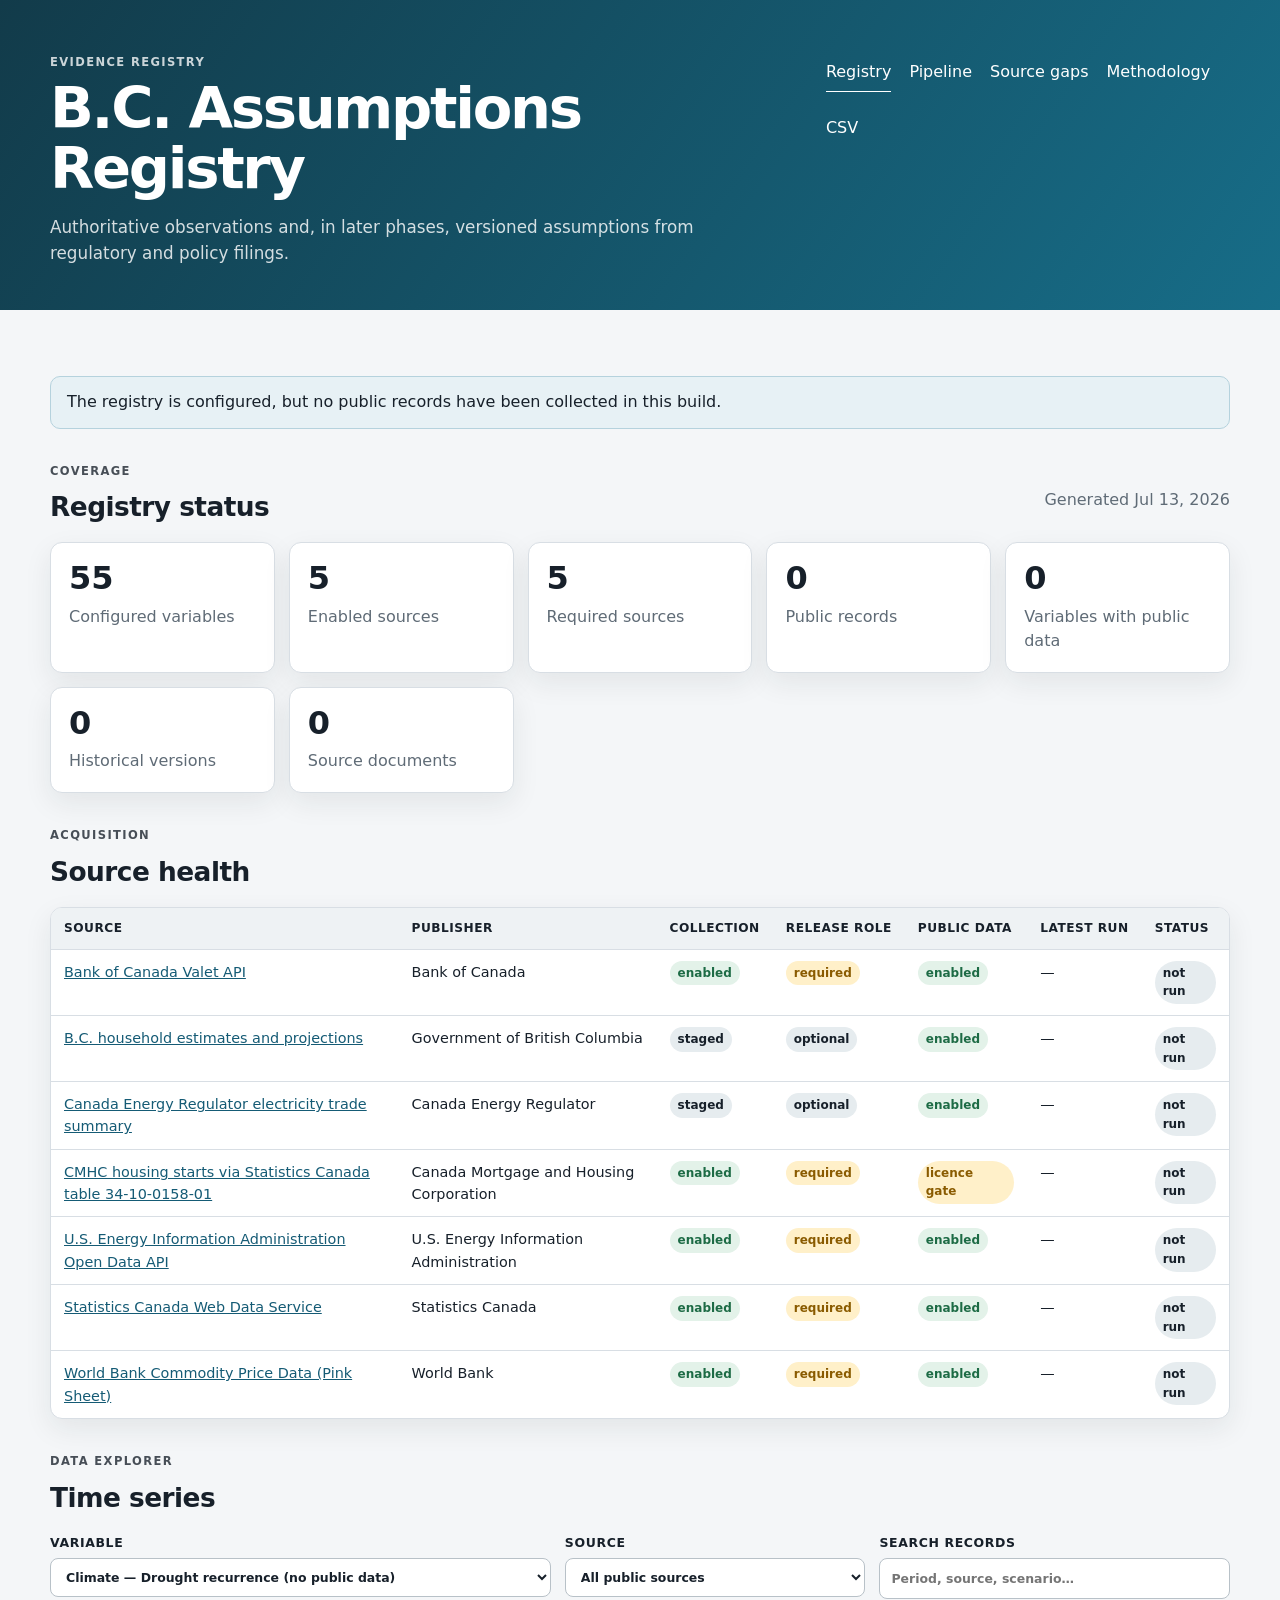
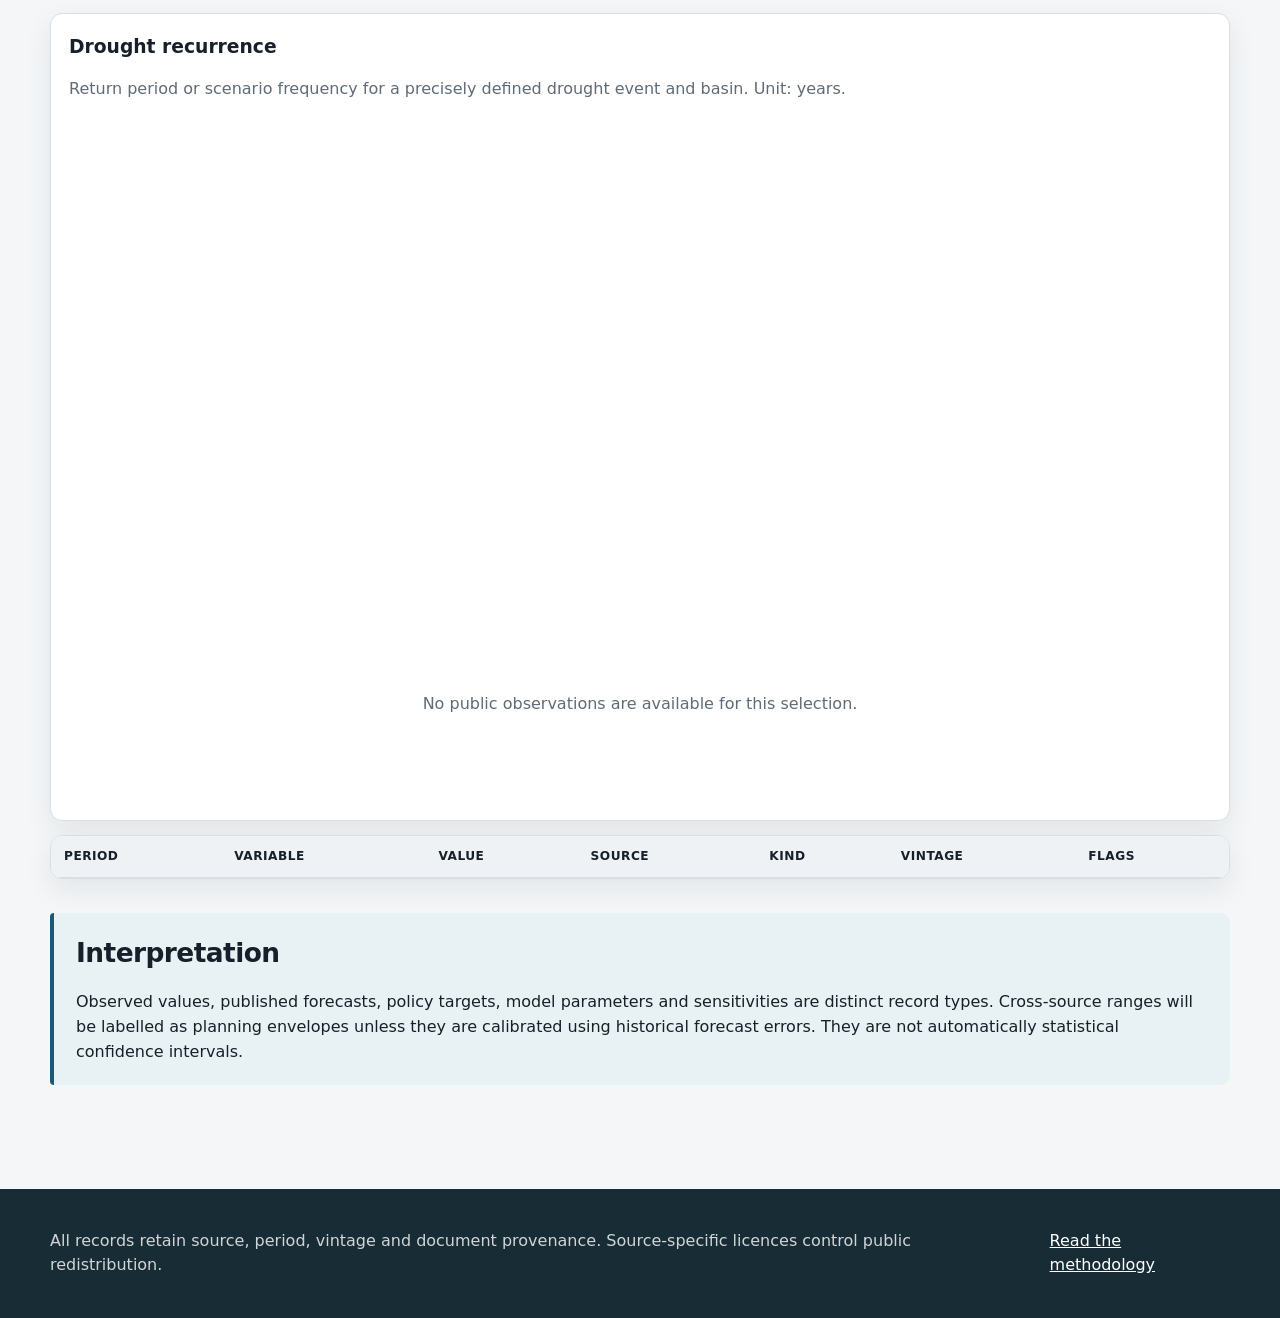
<file: site/index.html>
<!doctype html>
<html lang="en">
<head>
  <meta charset="utf-8">
  <meta name="viewport" content="width=device-width, initial-scale=1">
  <title>B.C. Assumptions Registry</title>
  <meta name="description" content="Versioned evidence registry for economic and energy-policy assumptions used in British Columbia.">
  <link rel="stylesheet" href="assets/styles.css">
</head>
<body>
  <header class="topbar">
    <div class="container header-row">
      <div>
        <p class="eyebrow">Evidence registry</p>
        <h1>B.C. Assumptions Registry</h1>
        <p class="subtitle">Authoritative observations and, in later phases, versioned assumptions from regulatory and policy filings.</p>
      </div>
      <nav aria-label="Primary navigation">
        <a aria-current="page" href="index.html">Registry</a>
        <a href="pipeline.html">Pipeline</a>
      <a href="gaps.html">Source gaps</a>
        <a href="methodology.html">Methodology</a>
        <a href="data/records.csv">CSV</a>
      </nav>
    </div>
  </header>

  <main class="container">
    <section class="status-banner" id="status-banner" aria-live="polite">
      Loading registry data.
    </section>

    <section aria-labelledby="summary-title">
      <div class="section-heading">
        <div>
          <p class="eyebrow">Coverage</p>
          <h2 id="summary-title">Registry status</h2>
        </div>
        <p id="generated-at" class="muted"></p>
      </div>
      <div id="summary-cards" class="card-grid"></div>
    </section>

    <section aria-labelledby="source-title">
      <div class="section-heading">
        <div>
          <p class="eyebrow">Acquisition</p>
          <h2 id="source-title">Source health</h2>
        </div>
      </div>
      <div class="table-wrap">
        <table>
          <thead><tr><th>Source</th><th>Publisher</th><th>Collection</th><th>Release role</th><th>Public data</th><th>Latest run</th><th>Status</th></tr></thead>
          <tbody id="source-table"></tbody>
        </table>
      </div>
    </section>

    <section aria-labelledby="explorer-title">
      <div class="section-heading">
        <div>
          <p class="eyebrow">Data explorer</p>
          <h2 id="explorer-title">Time series</h2>
        </div>
      </div>
      <div class="filters">
        <label>Variable
          <select id="variable-filter"></select>
        </label>
        <label>Source
          <select id="source-filter"><option value="">All public sources</option></select>
        </label>
        <label>Search records
          <input id="record-search" type="search" placeholder="Period, source, scenario…">
        </label>
      </div>
      <div class="chart-panel">
        <div class="chart-header">
          <div>
            <h3 id="chart-title">Select a variable</h3>
            <p id="chart-subtitle" class="muted"></p>
          </div>
          <div id="chart-legend" class="legend"></div>
        </div>
        <svg id="series-chart" viewBox="0 0 1000 420" role="img" aria-label="Selected time series"></svg>
        <p id="chart-empty" class="empty-state" hidden>No public observations are available for this selection.</p>
      </div>
      <div class="table-wrap">
        <table>
          <thead><tr><th>Period</th><th>Variable</th><th>Value</th><th>Source</th><th>Kind</th><th>Vintage</th><th>Flags</th></tr></thead>
          <tbody id="record-table"></tbody>
        </table>
      </div>
    </section>

    <section class="note-panel">
      <h2>Interpretation</h2>
      <p>Observed values, published forecasts, policy targets, model parameters and sensitivities are distinct record types. Cross-source ranges will be labelled as planning envelopes unless they are calibrated using historical forecast errors. They are not automatically statistical confidence intervals.</p>
    </section>
  </main>

  <footer>
    <div class="container footer-row">
      <p>All records retain source, period, vintage and document provenance. Source-specific licences control public redistribution.</p>
      <a href="methodology.html">Read the methodology</a>
    </div>
  </footer>
  <script src="assets/app.js" defer></script>
</body>
</html>
</file>
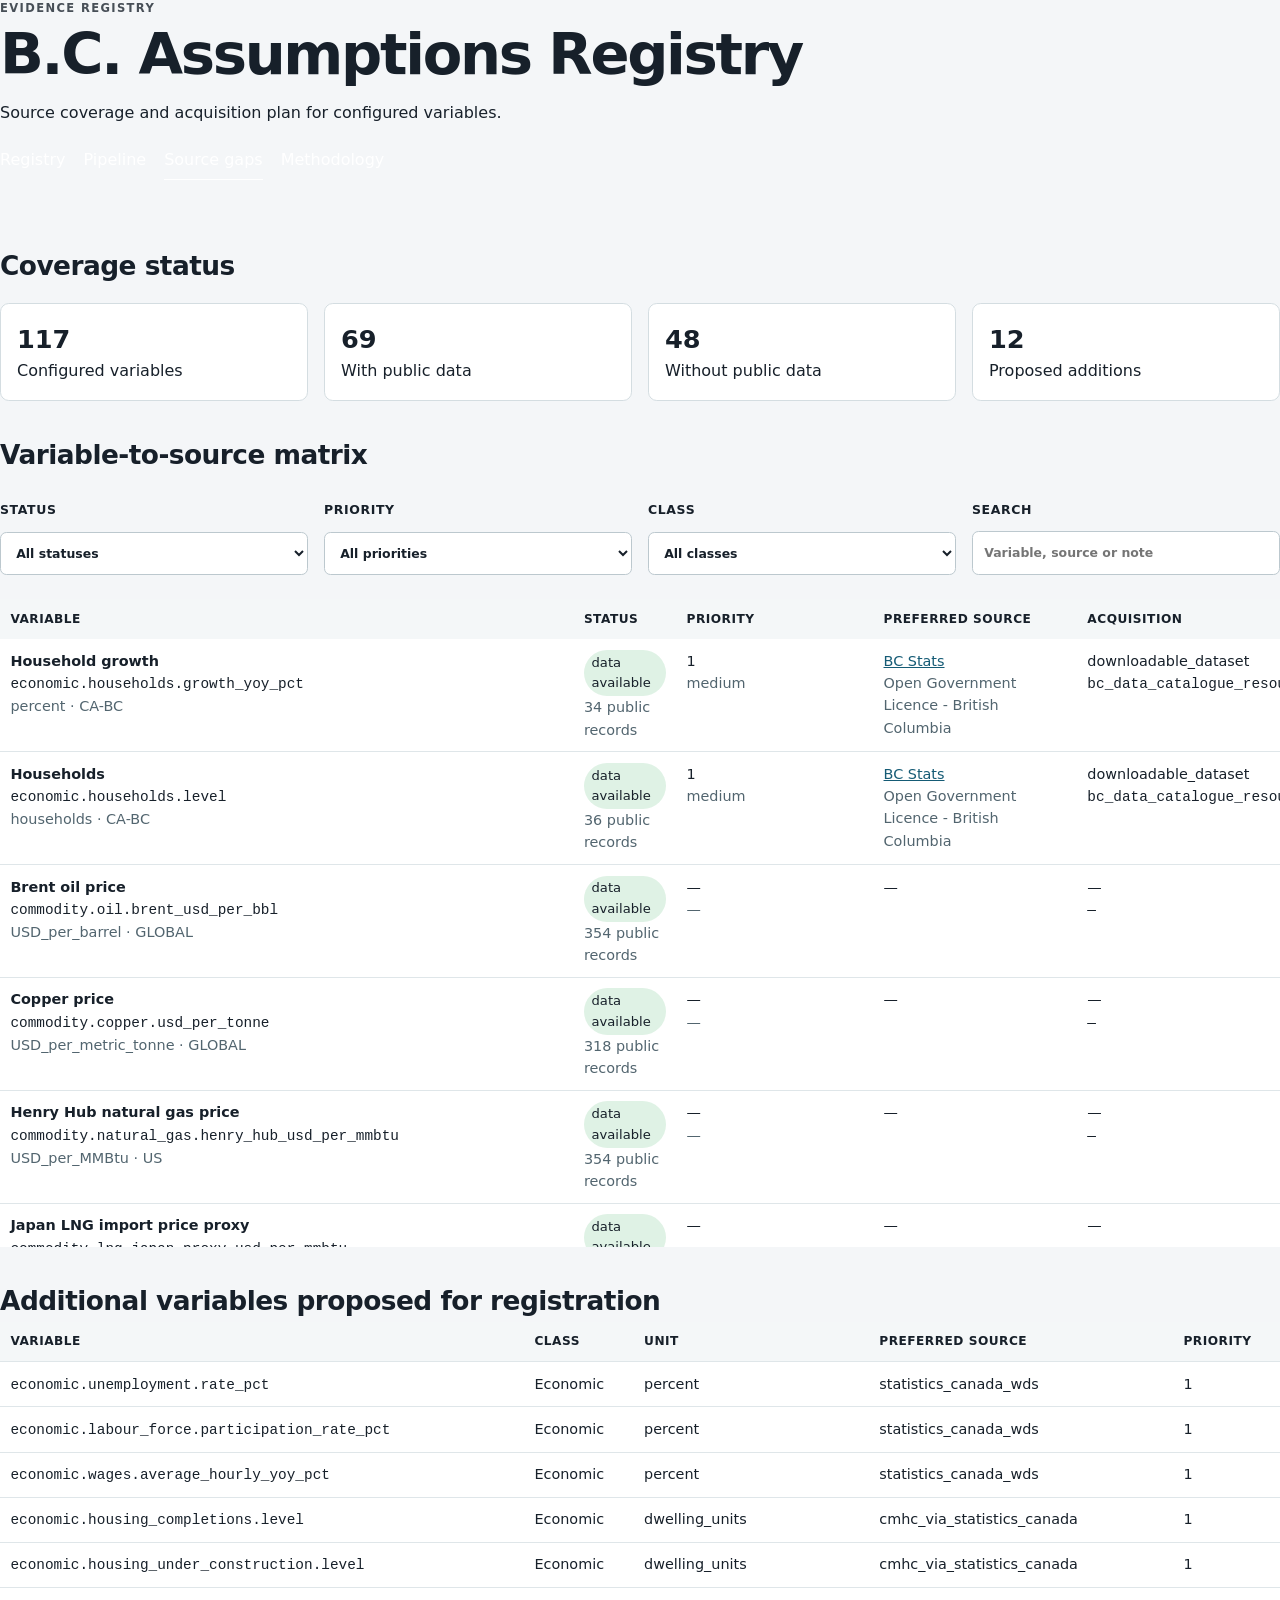
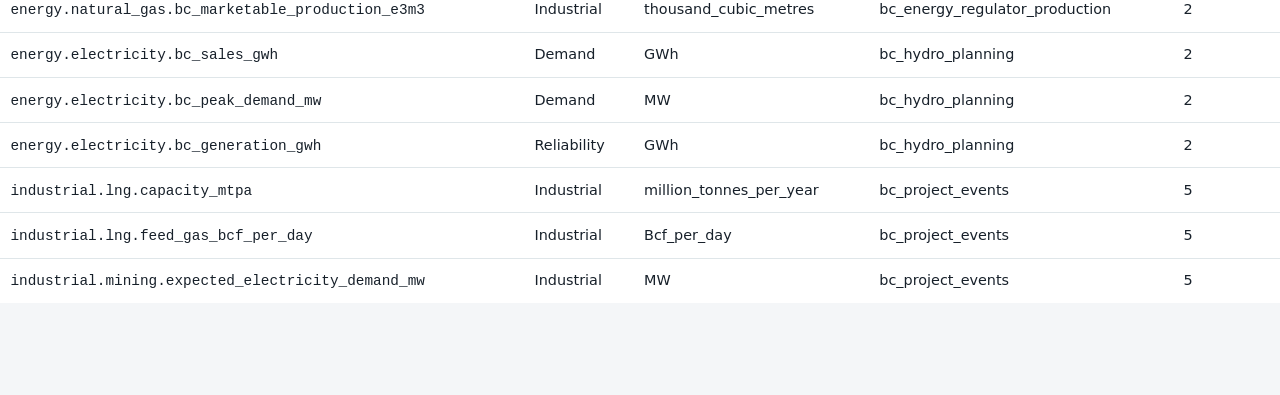
<file: site/gaps.html>
<!doctype html>
<html lang="en-CA">
<head>
  <meta charset="utf-8">
  <meta name="viewport" content="width=device-width, initial-scale=1">
  <title>Source gaps · B.C. Assumptions Registry</title>
  <link rel="stylesheet" href="assets/styles.css">
  <style>
    .gap-controls{display:grid;grid-template-columns:repeat(auto-fit,minmax(190px,1fr));gap:1rem;margin:1.5rem 0}
    .gap-controls label{display:grid;gap:.35rem;font-weight:600}.gap-controls select,.gap-controls input{padding:.7rem;border:1px solid #bcc8ce;border-radius:.4rem;background:#fff}
    .gap-summary{display:grid;grid-template-columns:repeat(auto-fit,minmax(180px,1fr));gap:1rem;margin:1rem 0}.gap-card{padding:1rem;border:1px solid #d4dde1;border-radius:.55rem;background:#fff}.gap-card strong{display:block;font-size:1.6rem}
    .gap-table{width:100%;border-collapse:collapse;background:#fff}.gap-table th,.gap-table td{padding:.65rem;border-bottom:1px solid #dfe6e9;vertical-align:top;text-align:left}.gap-table th{position:sticky;top:0;background:#f4f7f8}.gap-table a{word-break:break-word}.status-pill{display:inline-block;padding:.18rem .48rem;border-radius:999px;background:#e8eef1;font-size:.82rem}.status-data_available{background:#dff2e5}.status-document_extraction_required{background:#fff0d2}.status-licence_review{background:#f5e1e1}.muted{color:#52656f}.nowrap{white-space:nowrap}
  </style>
</head>
<body>
<header class="site-header"><div><p class="eyebrow">Evidence registry</p><h1>B.C. Assumptions Registry</h1><p>Source coverage and acquisition plan for configured variables.</p></div><nav><a href="index.html">Registry</a> <a href="pipeline.html">Pipeline</a> <a aria-current="page" href="gaps.html">Source gaps</a> <a href="methodology.html">Methodology</a></nav></header>
<main>
<section><h2>Coverage status</h2><div id="gap-summary" class="gap-summary"></div></section>
<section><h2>Variable-to-source matrix</h2><div class="gap-controls"><label>Status<select id="status-filter"><option value="">All statuses</option></select></label><label>Priority<select id="priority-filter"><option value="">All priorities</option></select></label><label>Class<select id="class-filter"><option value="">All classes</option></select></label><label>Search<input id="gap-search" type="search" placeholder="Variable, source or note"></label></div><div style="overflow:auto;max-height:72vh"><table class="gap-table"><thead><tr><th>Variable</th><th>Status</th><th>Priority</th><th>Preferred source</th><th>Acquisition</th><th>Gate / definition</th></tr></thead><tbody id="gap-table"></tbody></table></div></section>
<section><h2>Additional variables proposed for registration</h2><div id="additional-variables"></div></section>
</main>
<script src="assets/gaps.js"></script>
</body>
</html>
</file>
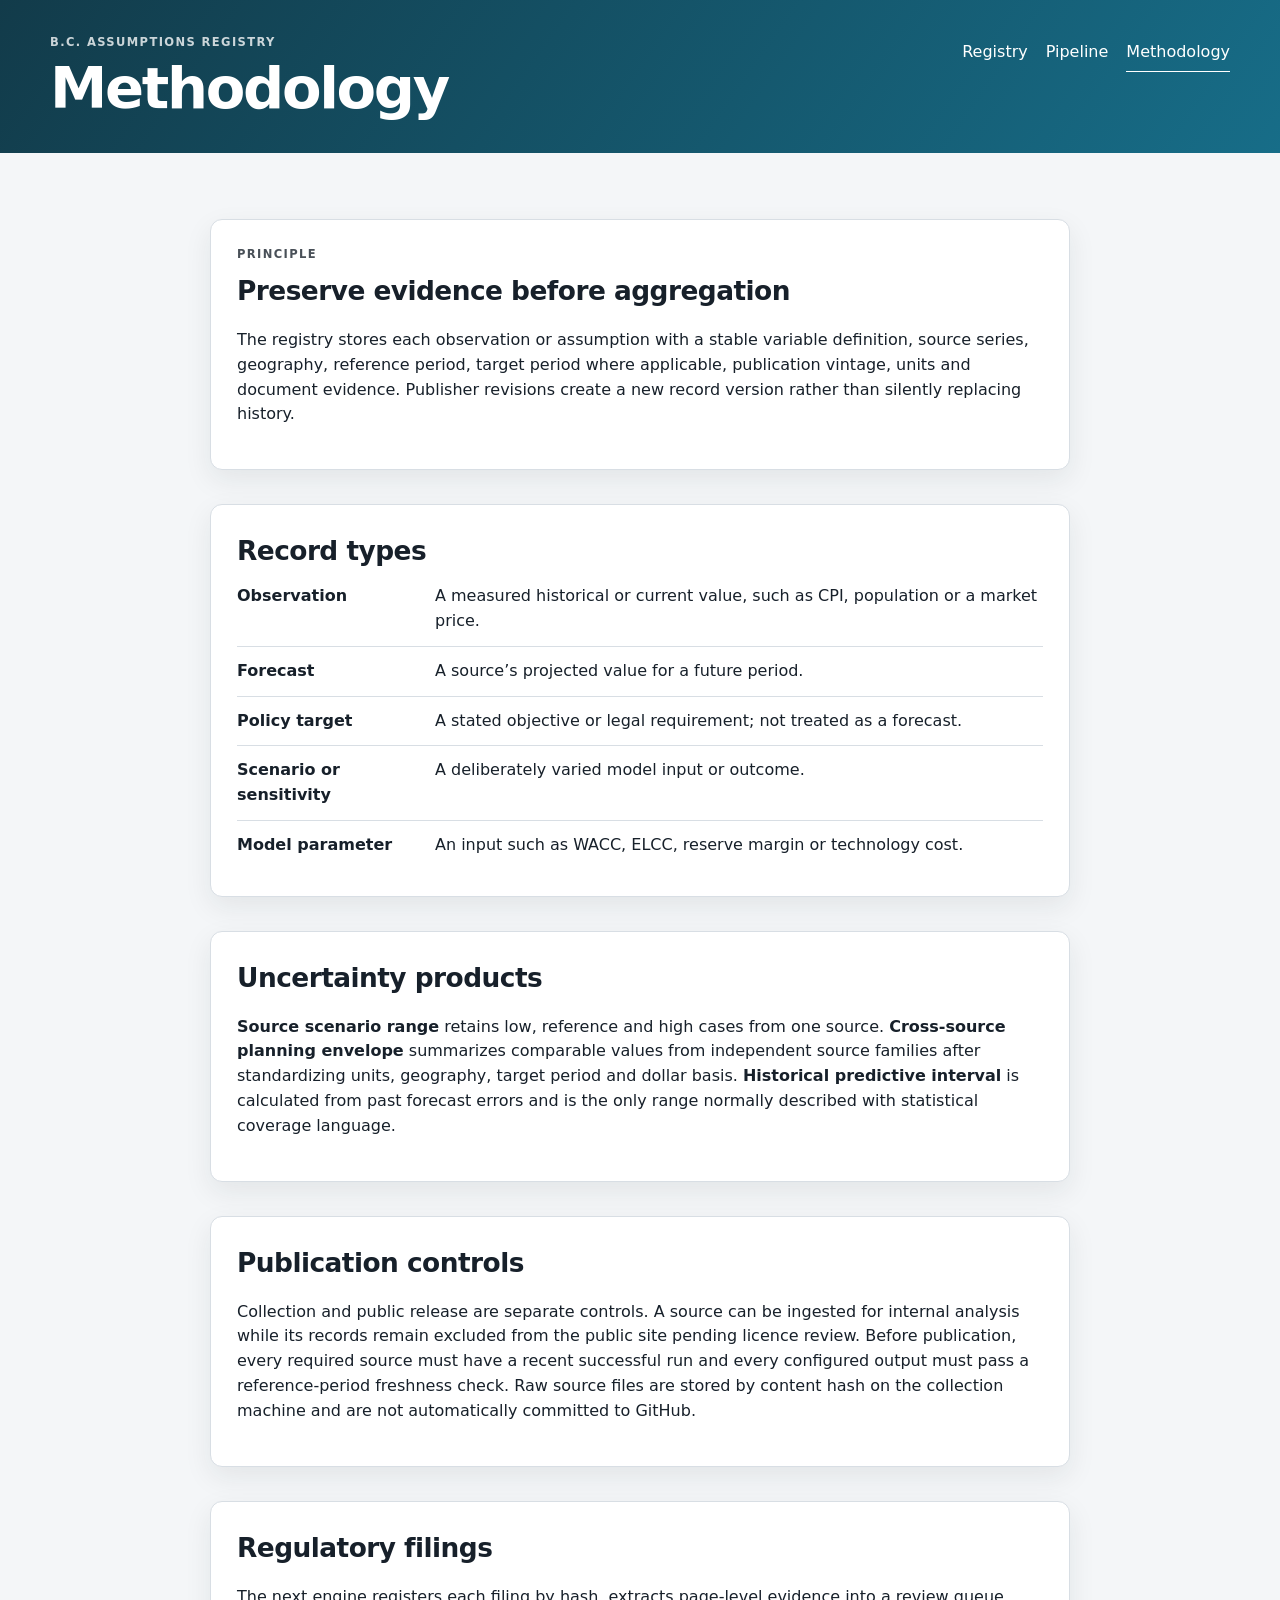
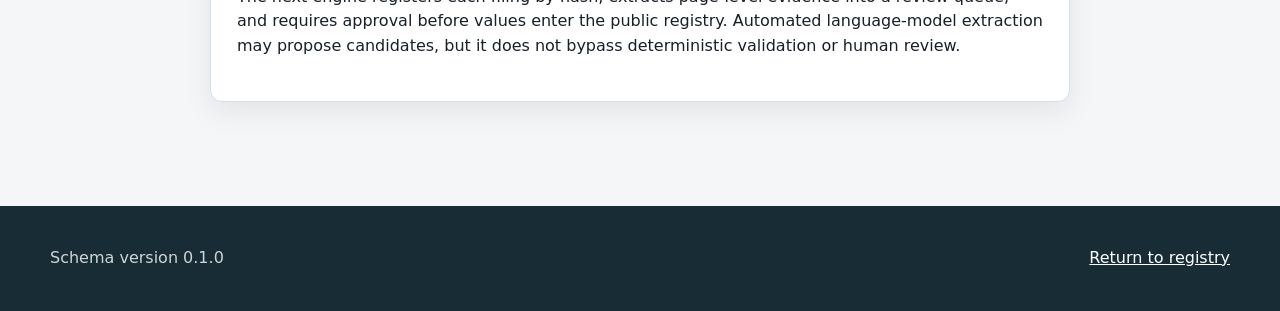
<file: site/methodology.html>
<!doctype html>
<html lang="en">
<head>
  <meta charset="utf-8">
  <meta name="viewport" content="width=device-width, initial-scale=1">
  <title>Methodology — B.C. Assumptions Registry</title>
  <link rel="stylesheet" href="assets/styles.css">
</head>
<body>
  <header class="topbar compact">
    <div class="container header-row">
      <div><p class="eyebrow">B.C. Assumptions Registry</p><h1>Methodology</h1></div>
      <nav aria-label="Primary navigation"><a href="index.html">Registry</a><a href="pipeline.html">Pipeline</a><a aria-current="page" href="methodology.html">Methodology</a></nav>
    </div>
  </header>
  <main class="container article">
    <section>
      <p class="eyebrow">Principle</p>
      <h2>Preserve evidence before aggregation</h2>
      <p>The registry stores each observation or assumption with a stable variable definition, source series, geography, reference period, target period where applicable, publication vintage, units and document evidence. Publisher revisions create a new record version rather than silently replacing history.</p>
    </section>
    <section>
      <h2>Record types</h2>
      <dl class="definition-list">
        <div><dt>Observation</dt><dd>A measured historical or current value, such as CPI, population or a market price.</dd></div>
        <div><dt>Forecast</dt><dd>A source’s projected value for a future period.</dd></div>
        <div><dt>Policy target</dt><dd>A stated objective or legal requirement; not treated as a forecast.</dd></div>
        <div><dt>Scenario or sensitivity</dt><dd>A deliberately varied model input or outcome.</dd></div>
        <div><dt>Model parameter</dt><dd>An input such as WACC, ELCC, reserve margin or technology cost.</dd></div>
      </dl>
    </section>
    <section>
      <h2>Uncertainty products</h2>
      <p><strong>Source scenario range</strong> retains low, reference and high cases from one source. <strong>Cross-source planning envelope</strong> summarizes comparable values from independent source families after standardizing units, geography, target period and dollar basis. <strong>Historical predictive interval</strong> is calculated from past forecast errors and is the only range normally described with statistical coverage language.</p>
    </section>
    <section>
      <h2>Publication controls</h2>
      <p>Collection and public release are separate controls. A source can be ingested for internal analysis while its records remain excluded from the public site pending licence review. Before publication, every required source must have a recent successful run and every configured output must pass a reference-period freshness check. Raw source files are stored by content hash on the collection machine and are not automatically committed to GitHub.</p>
    </section>
    <section>
      <h2>Regulatory filings</h2>
      <p>The next engine registers each filing by hash, extracts page-level evidence into a review queue, and requires approval before values enter the public registry. Automated language-model extraction may propose candidates, but it does not bypass deterministic validation or human review.</p>
    </section>
  </main>
  <footer><div class="container footer-row"><p>Schema version 0.1.0</p><a href="index.html">Return to registry</a></div></footer>
</body>
</html>
</file>
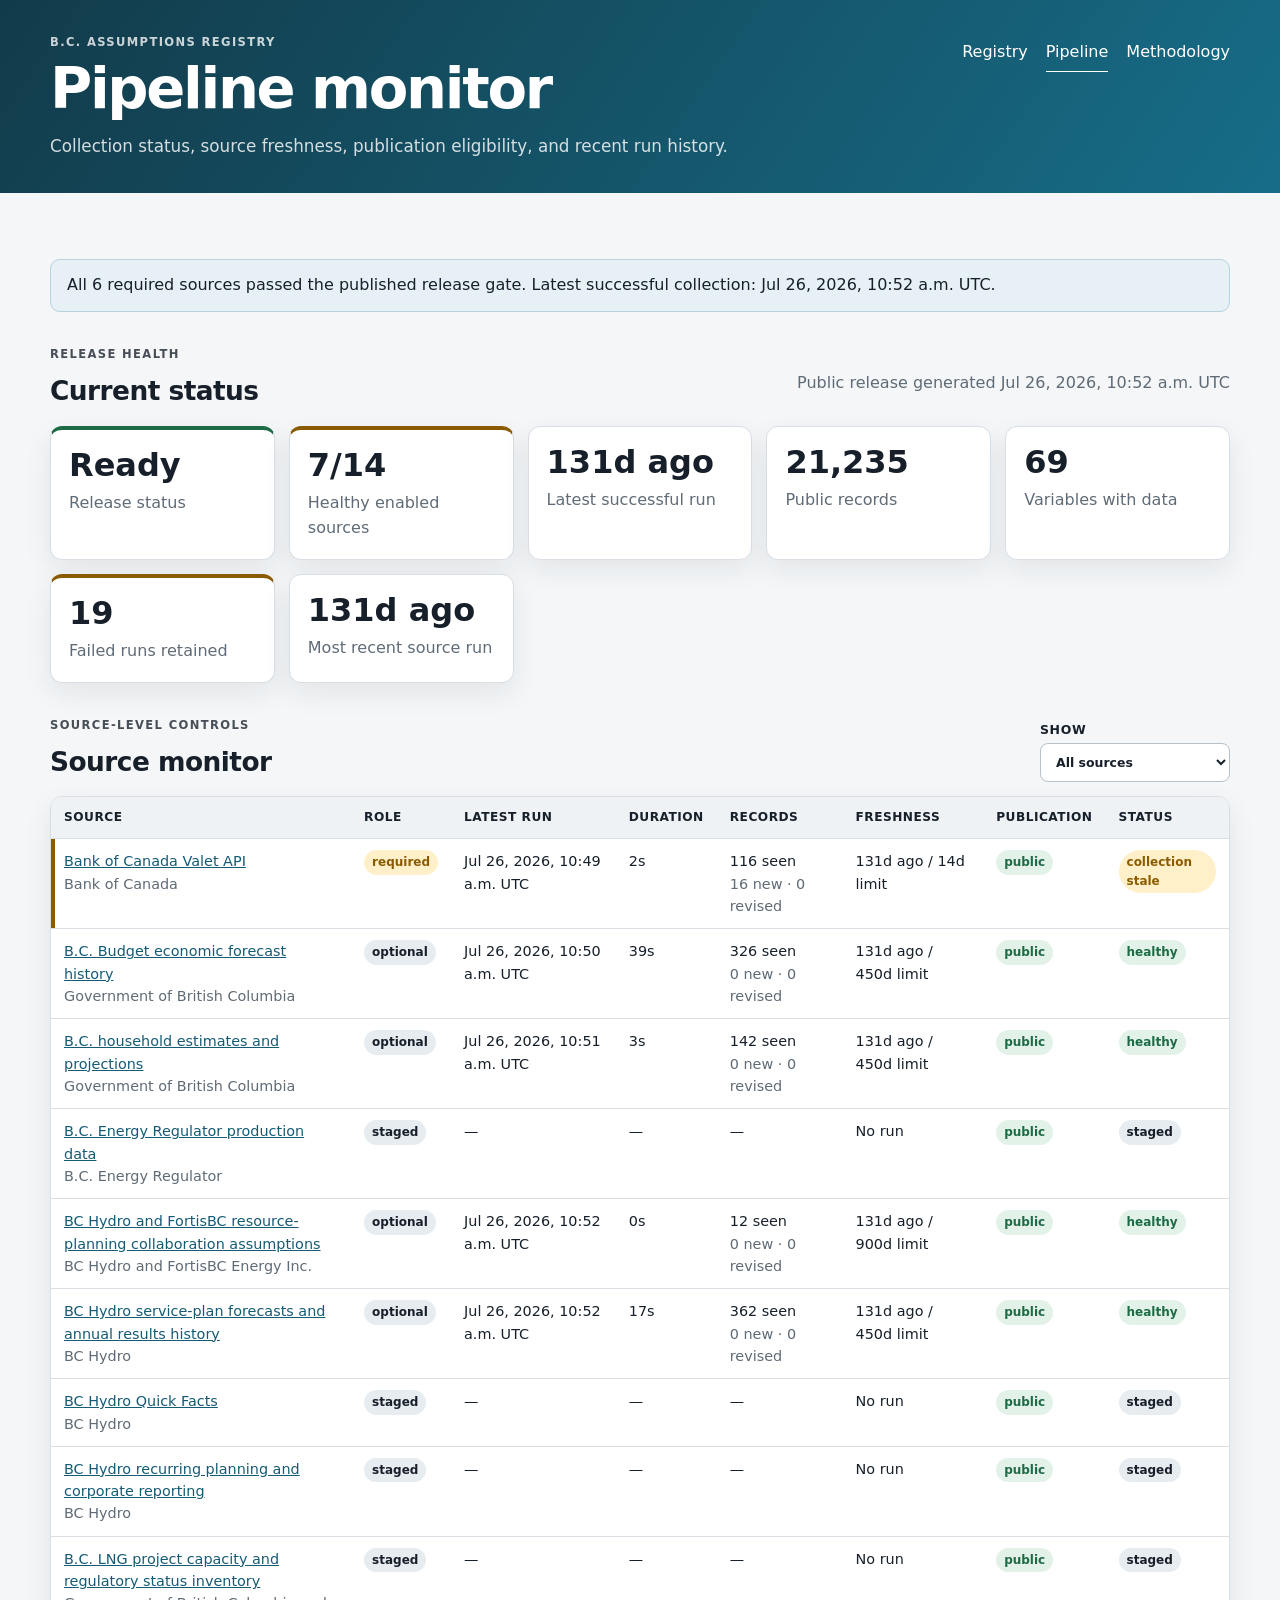
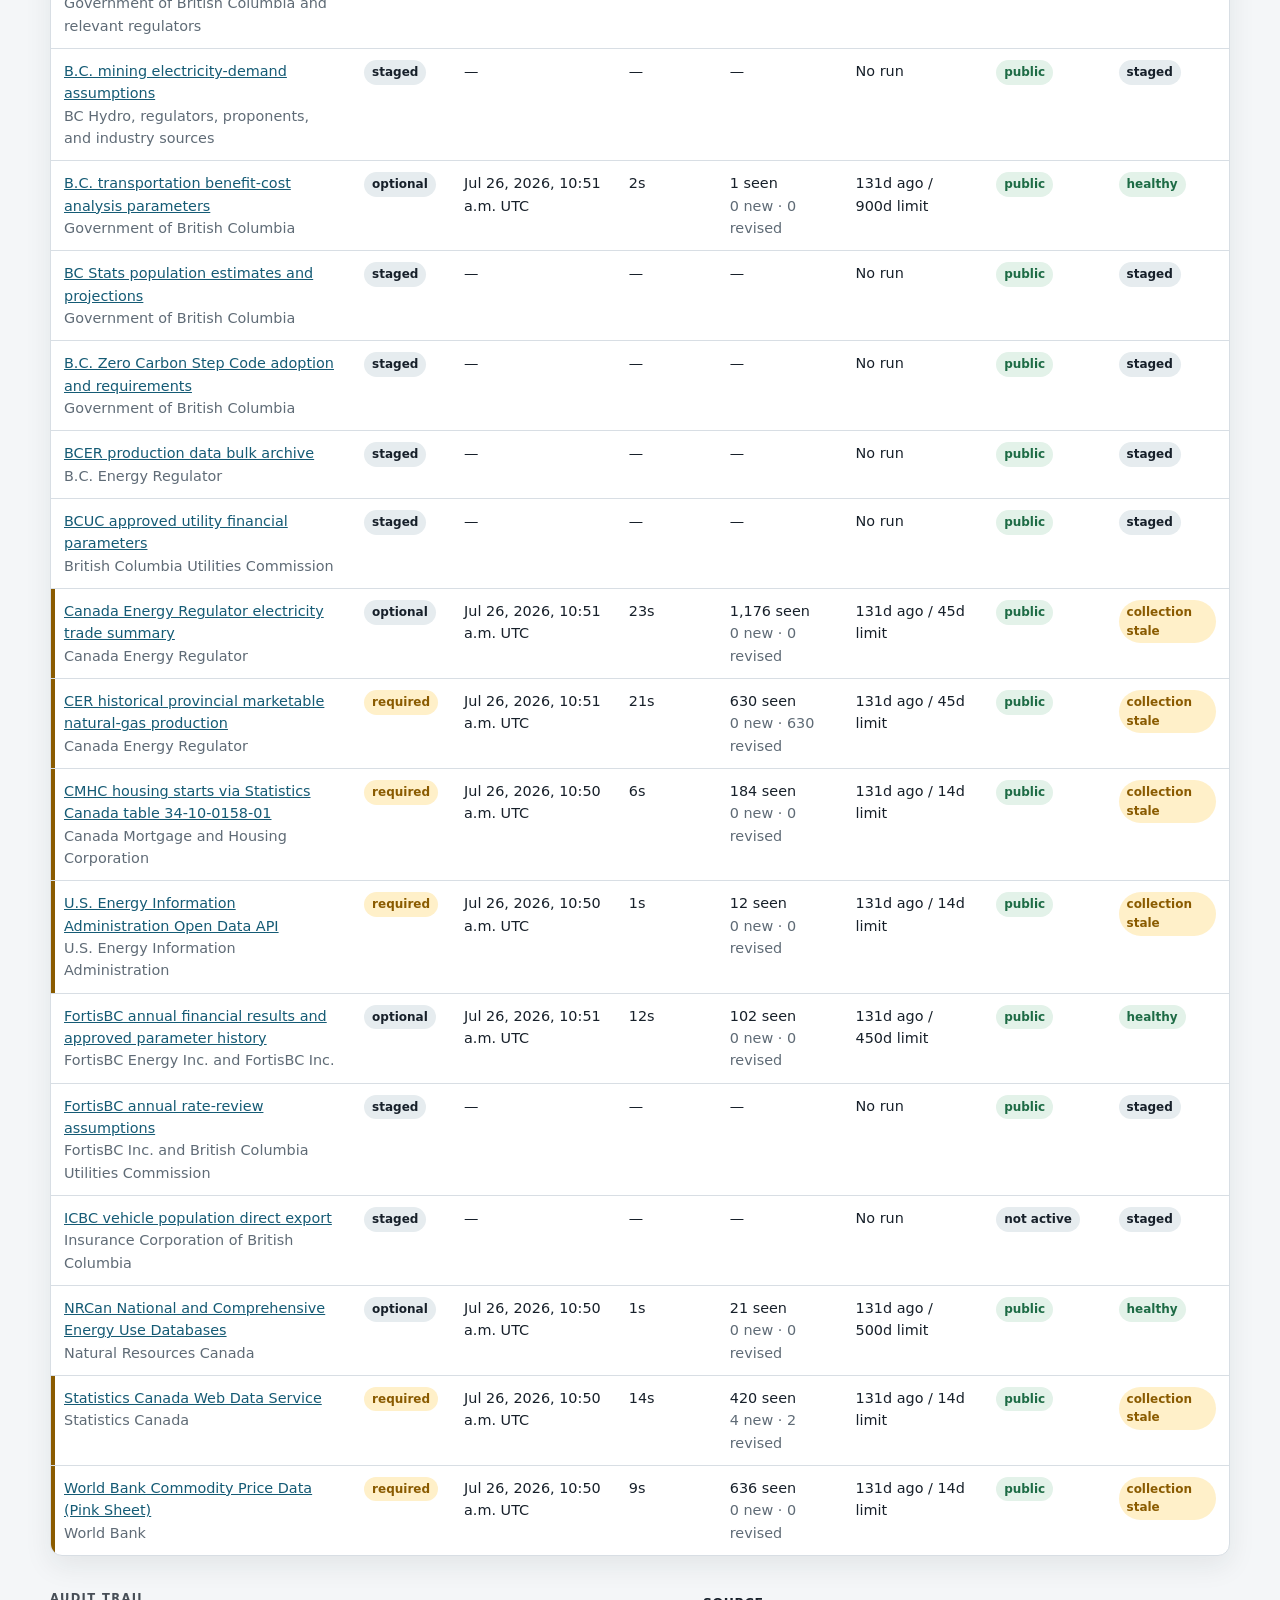
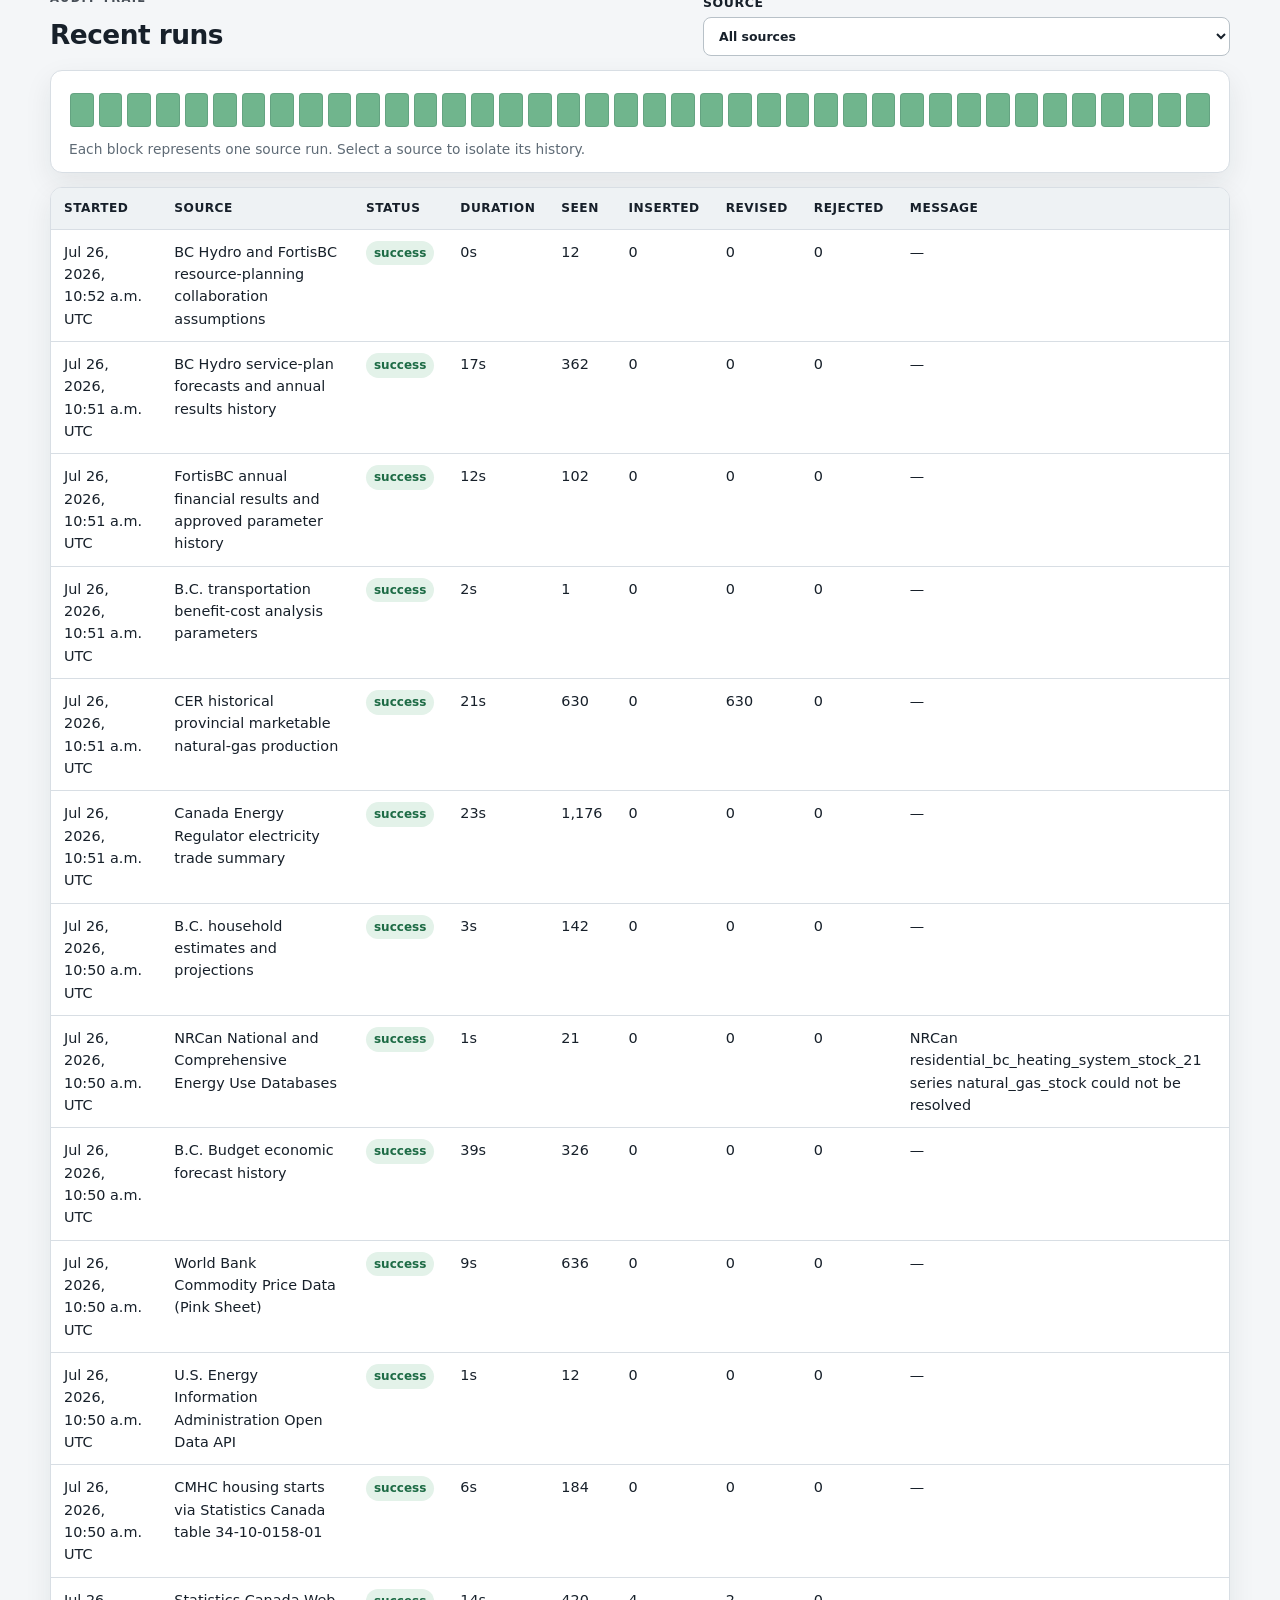
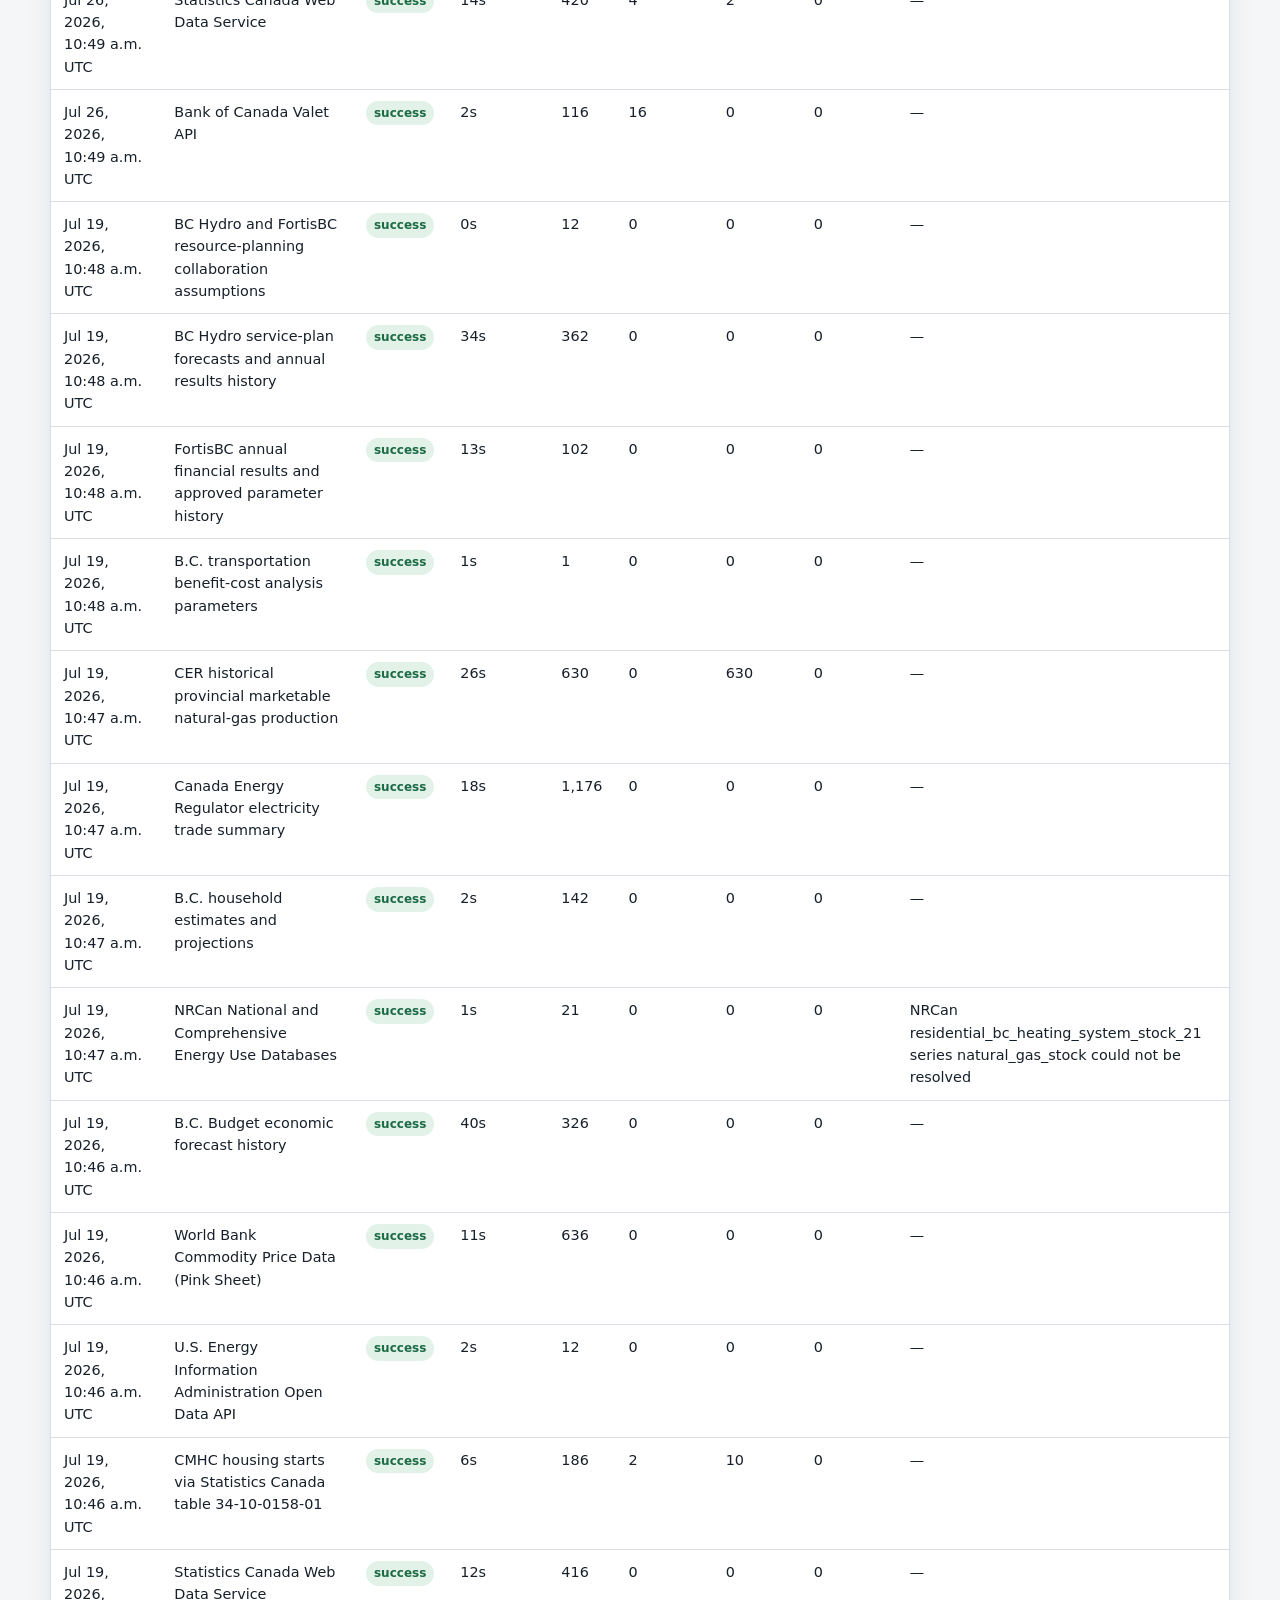
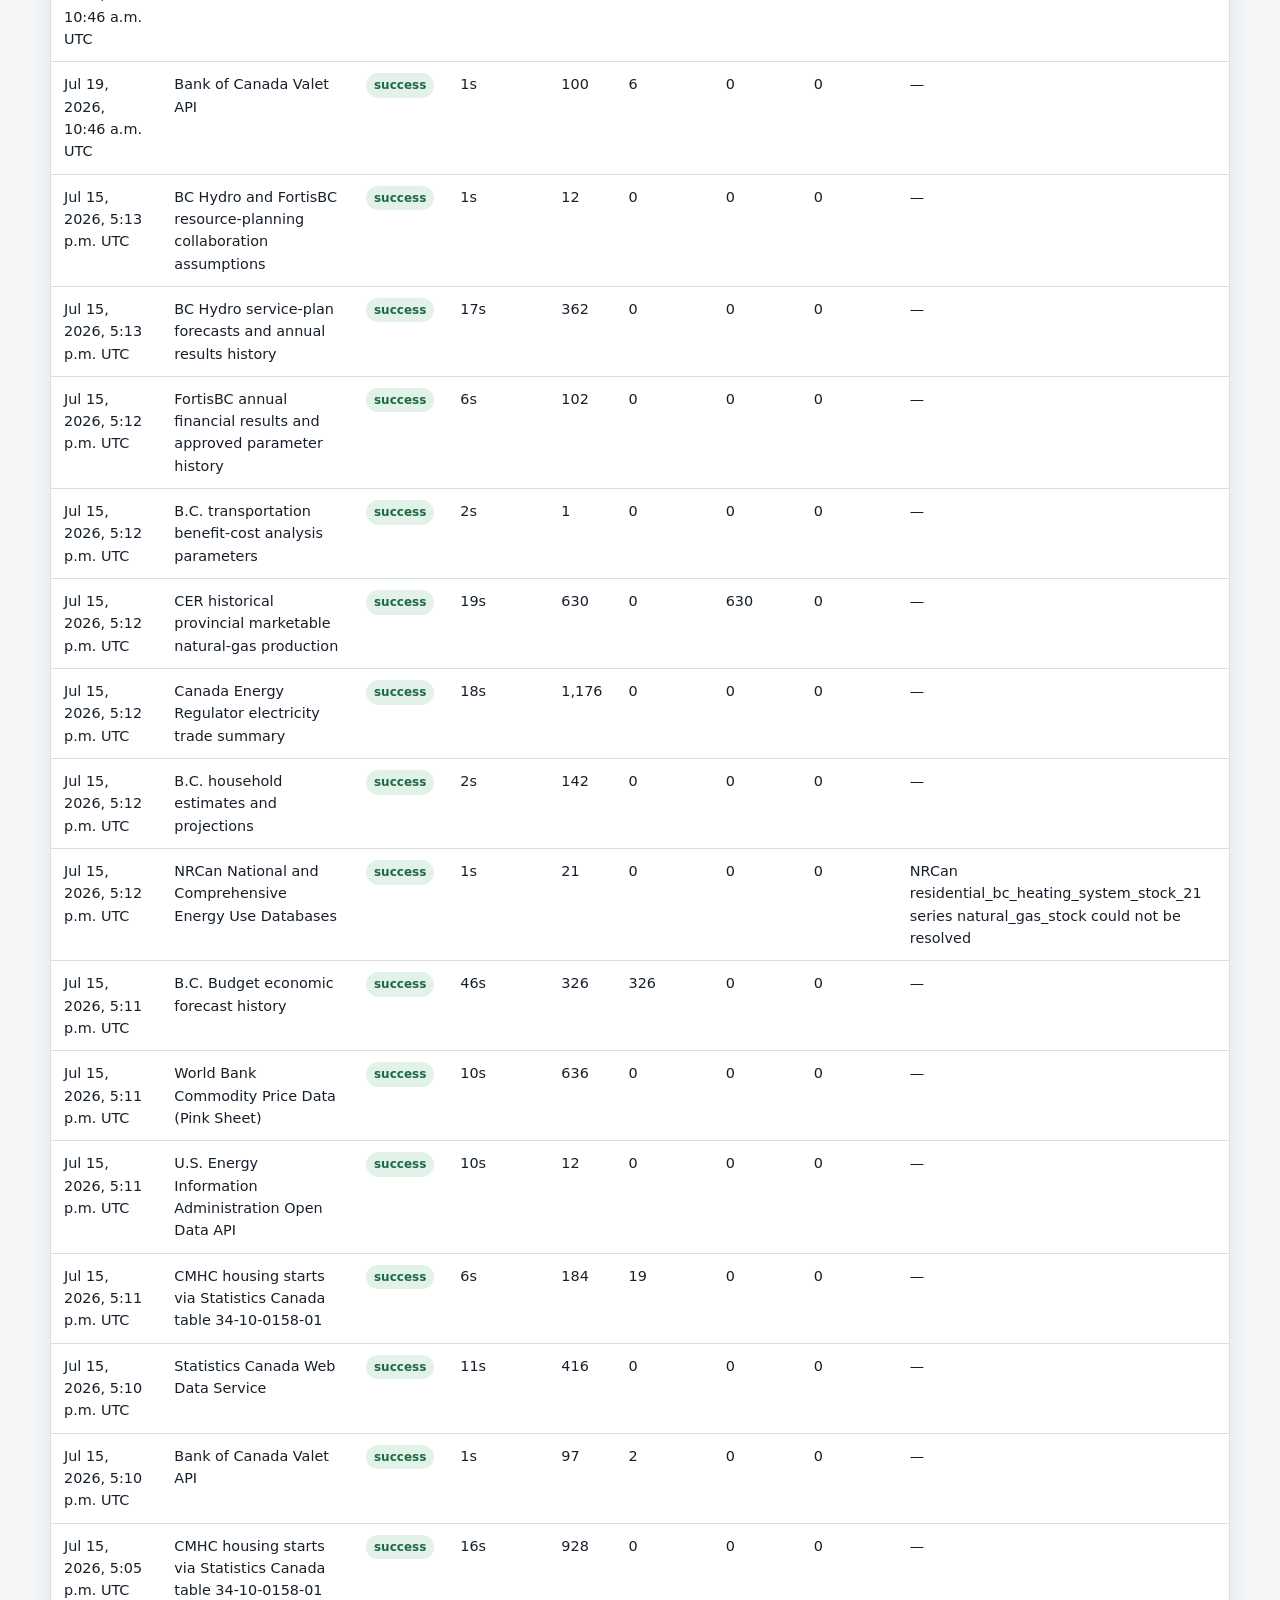
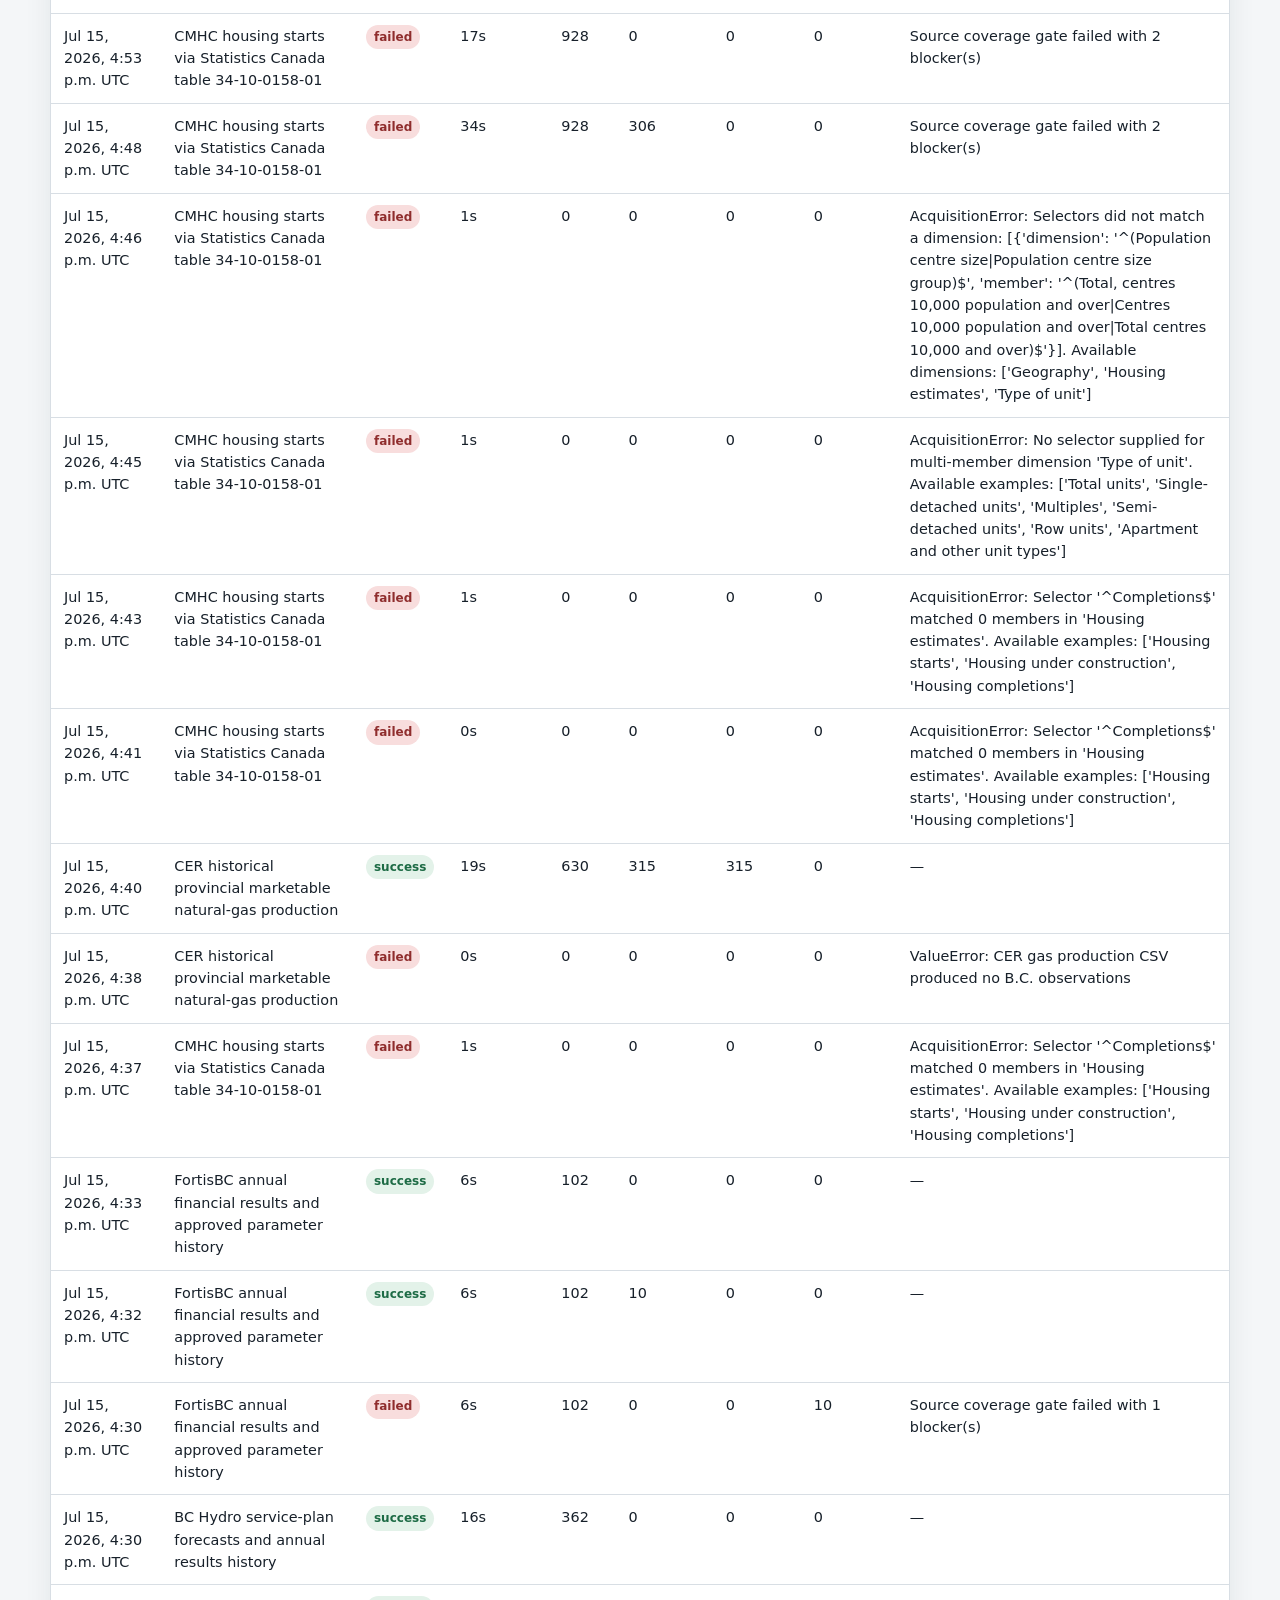
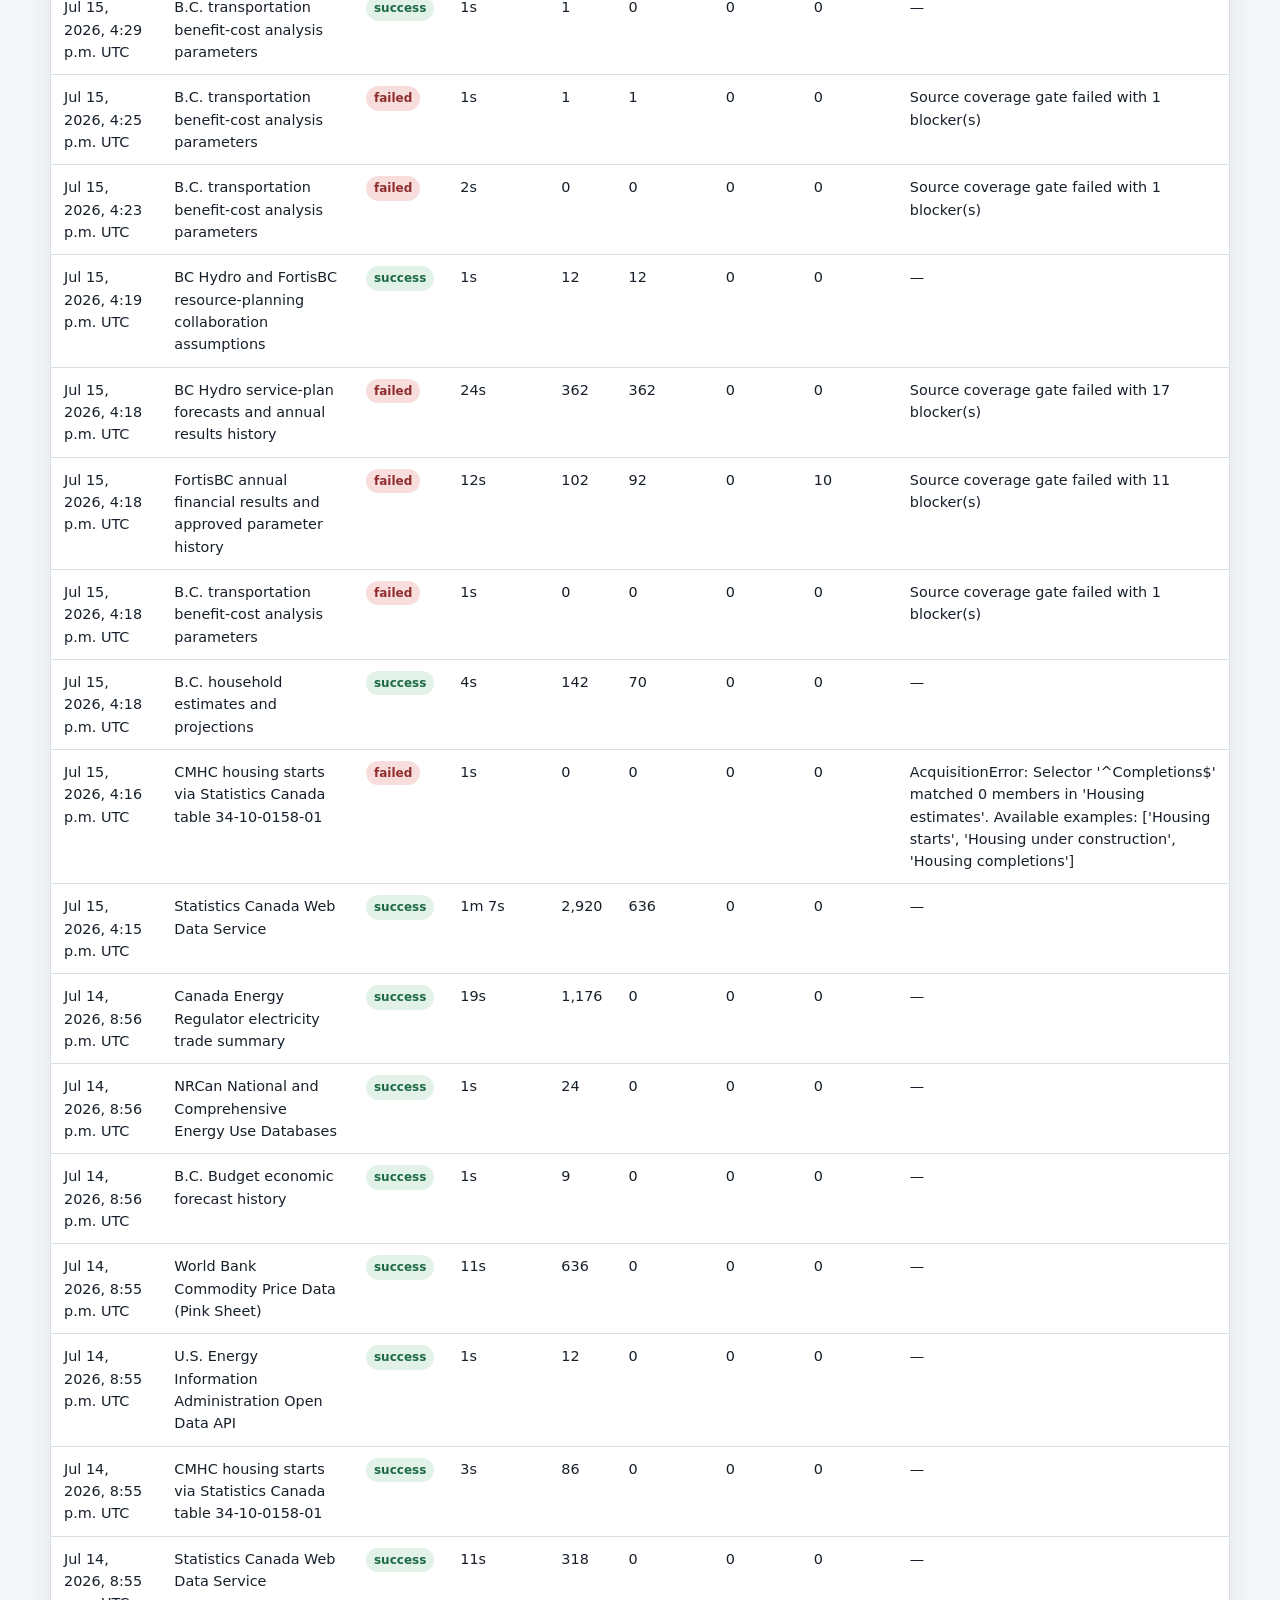
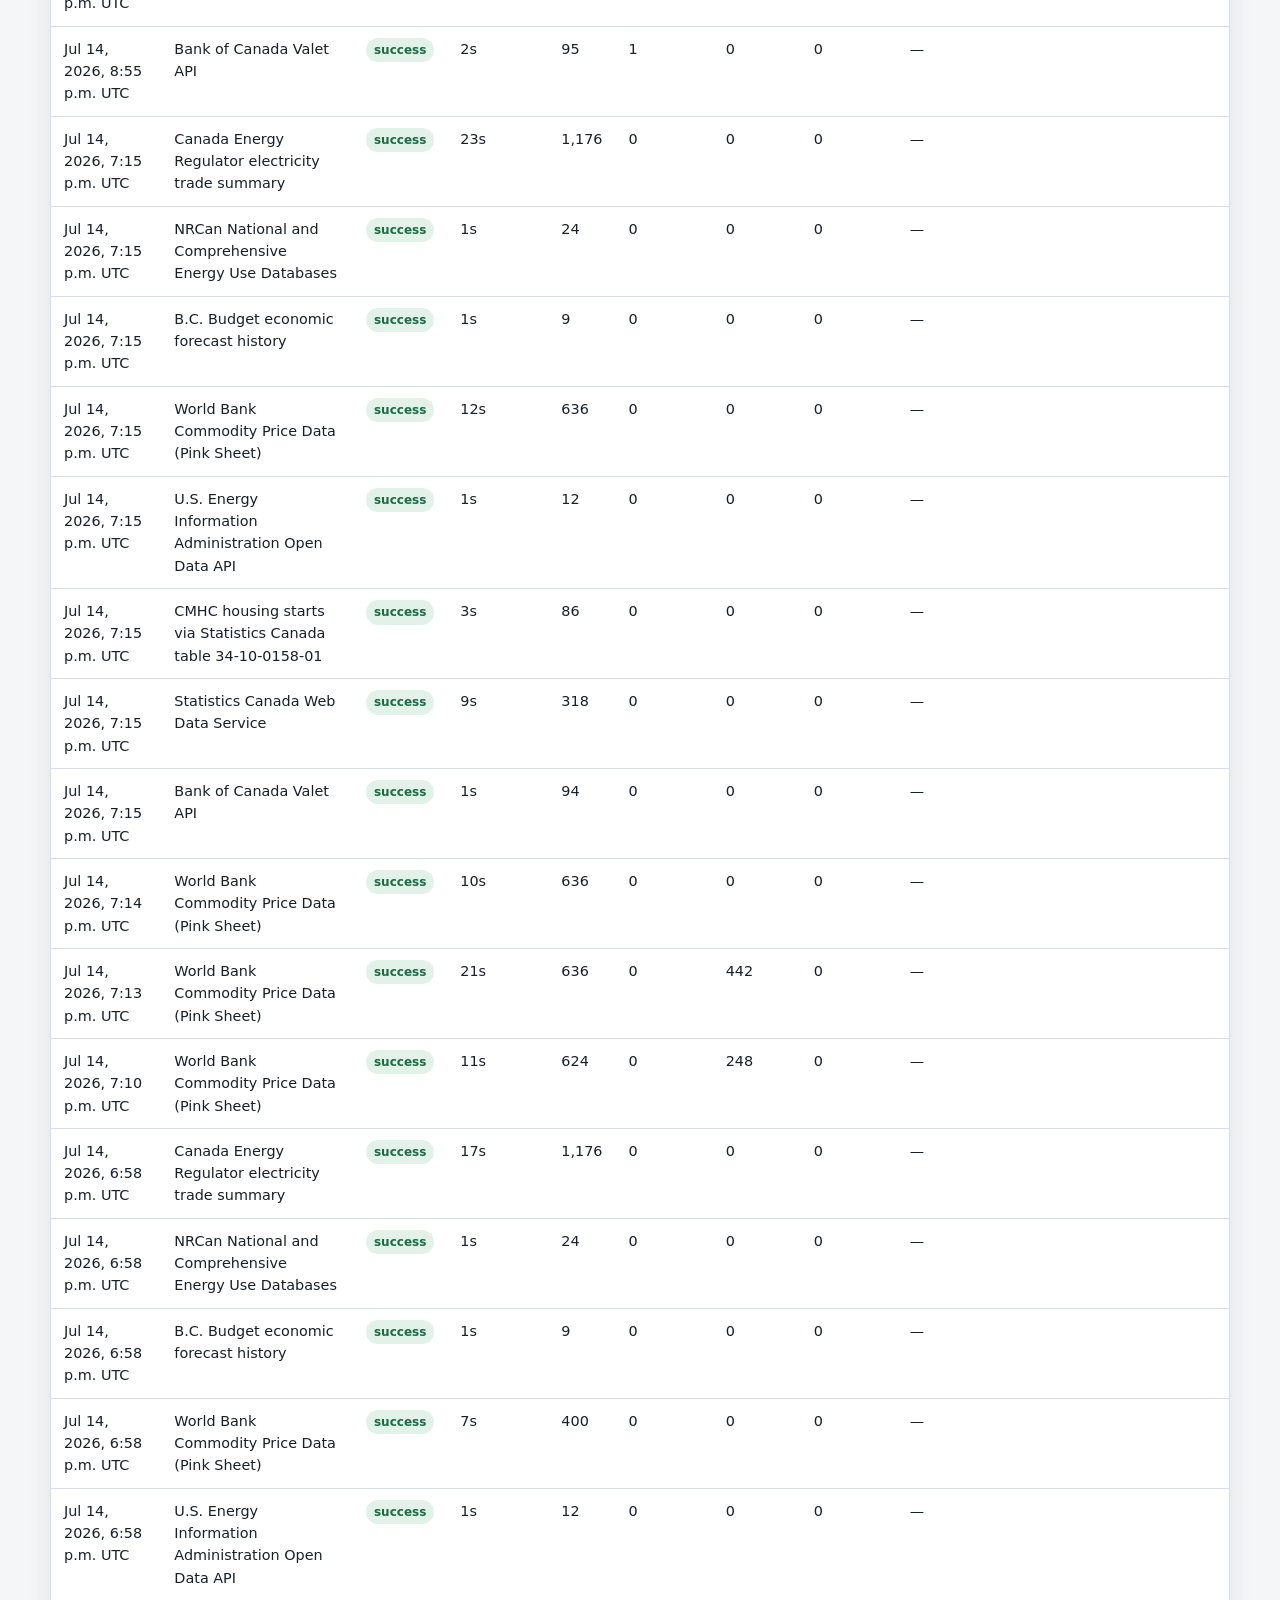
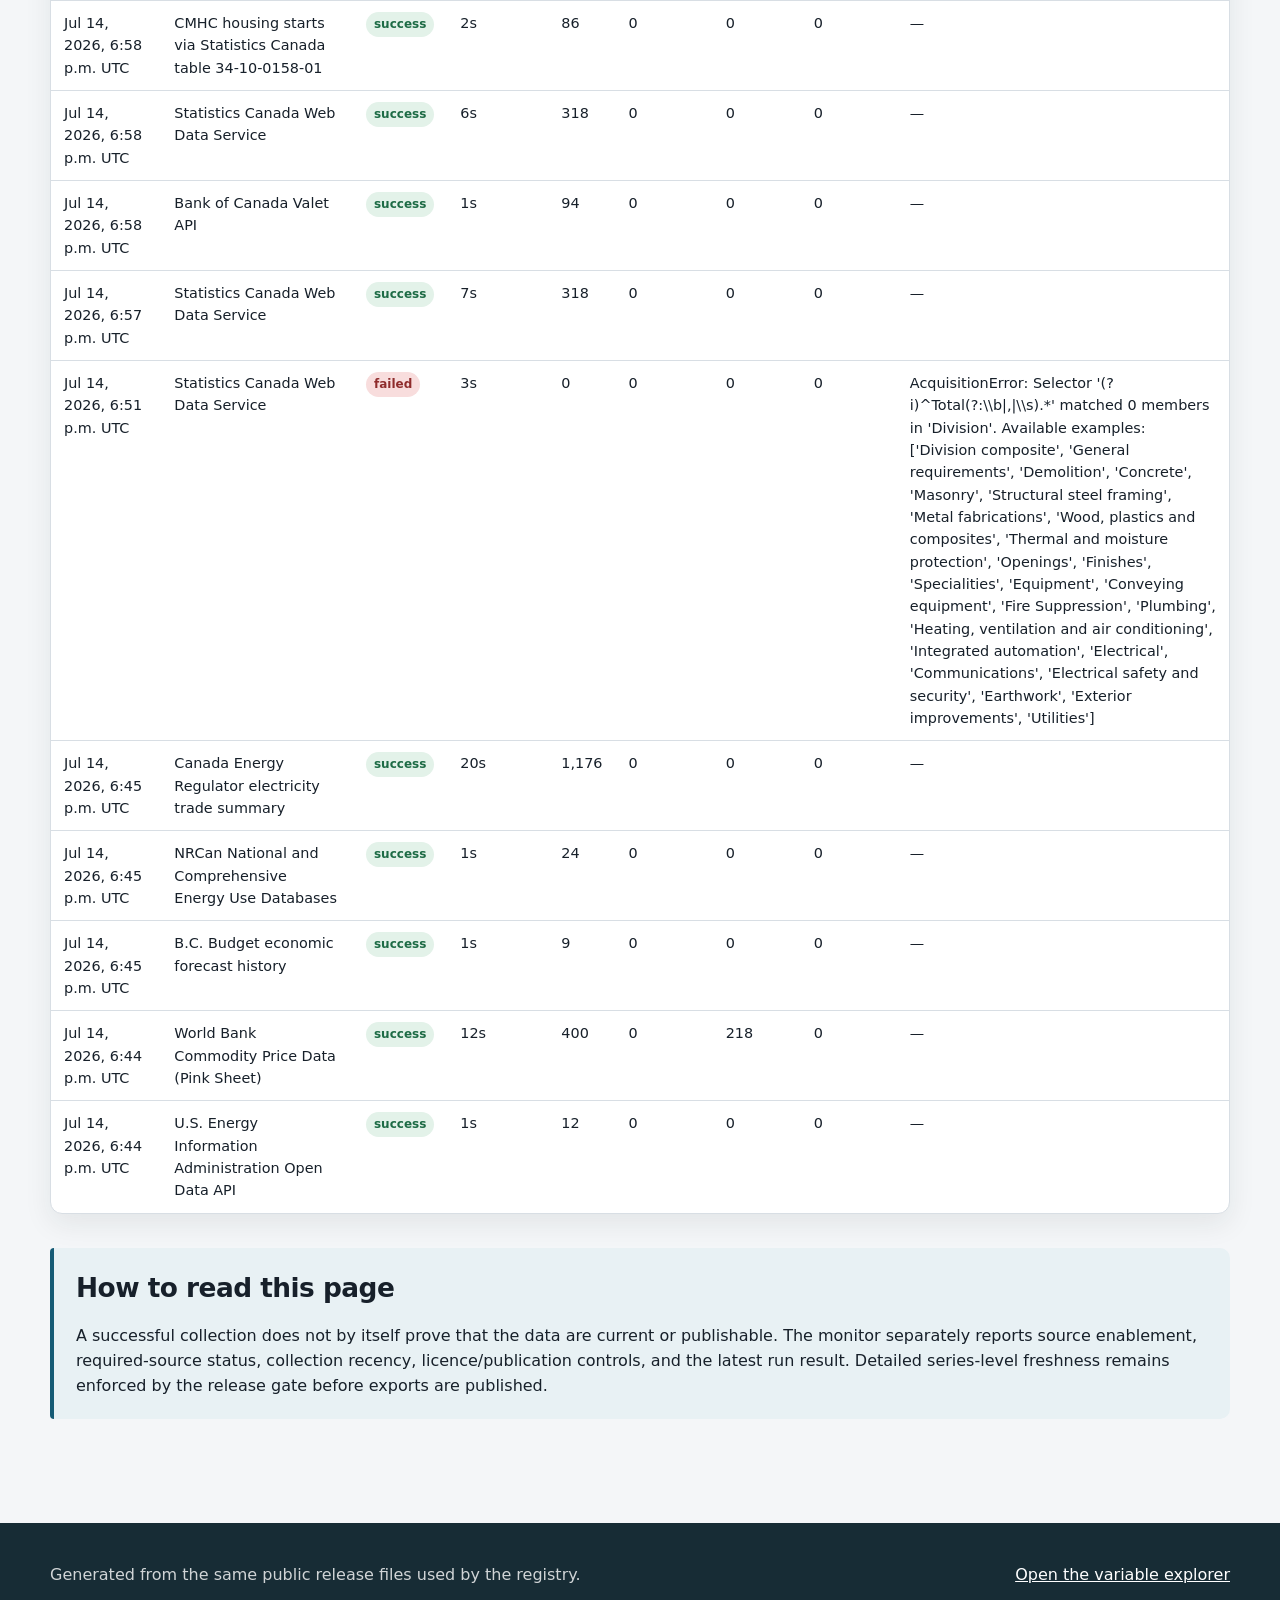
<file: site/pipeline.html>
<!doctype html>
<html lang="en">
<head>
  <meta charset="utf-8">
  <meta name="viewport" content="width=device-width, initial-scale=1">
  <title>Pipeline Monitor — B.C. Assumptions Registry</title>
  <meta name="description" content="Collection health, freshness, and run history for the B.C. Assumptions Registry.">
  <link rel="stylesheet" href="assets/styles.css">
</head>
<body>
  <header class="topbar compact">
    <div class="container header-row">
      <div>
        <p class="eyebrow">B.C. Assumptions Registry</p>
        <h1>Pipeline monitor</h1>
        <p class="subtitle">Collection status, source freshness, publication eligibility, and recent run history.</p>
      </div>
      <nav aria-label="Primary navigation">
        <a href="index.html">Registry</a>
        <a aria-current="page" href="pipeline.html">Pipeline</a>
        <a href="methodology.html">Methodology</a>
      </nav>
    </div>
  </header>

  <main class="container">
    <section id="pipeline-banner" class="status-banner" aria-live="polite">Loading pipeline data.</section>

    <section aria-labelledby="pipeline-summary-title">
      <div class="section-heading">
        <div><p class="eyebrow">Release health</p><h2 id="pipeline-summary-title">Current status</h2></div>
        <p id="pipeline-generated-at" class="muted"></p>
      </div>
      <div id="pipeline-summary-cards" class="card-grid"></div>
    </section>

    <section aria-labelledby="source-monitor-title">
      <div class="section-heading">
        <div><p class="eyebrow">Source-level controls</p><h2 id="source-monitor-title">Source monitor</h2></div>
        <label class="inline-control">Show
          <select id="source-status-filter">
            <option value="all">All sources</option>
            <option value="enabled">Enabled only</option>
            <option value="attention">Needs attention</option>
          </select>
        </label>
      </div>
      <div class="table-wrap">
        <table>
          <thead>
            <tr><th>Source</th><th>Role</th><th>Latest run</th><th>Duration</th><th>Records</th><th>Freshness</th><th>Publication</th><th>Status</th></tr>
          </thead>
          <tbody id="pipeline-source-table"></tbody>
        </table>
      </div>
    </section>

    <section aria-labelledby="history-title">
      <div class="section-heading">
        <div><p class="eyebrow">Audit trail</p><h2 id="history-title">Recent runs</h2></div>
        <label class="inline-control">Source
          <select id="run-source-filter"><option value="">All sources</option></select>
        </label>
      </div>
      <div class="chart-panel compact-panel">
        <div class="run-strip" id="run-strip" aria-label="Recent pipeline run outcomes"></div>
        <p class="muted small-text">Each block represents one source run. Select a source to isolate its history.</p>
      </div>
      <div class="table-wrap">
        <table>
          <thead><tr><th>Started</th><th>Source</th><th>Status</th><th>Duration</th><th>Seen</th><th>Inserted</th><th>Revised</th><th>Rejected</th><th>Message</th></tr></thead>
          <tbody id="run-history-table"></tbody>
        </table>
      </div>
    </section>

    <section class="note-panel">
      <h2>How to read this page</h2>
      <p>A successful collection does not by itself prove that the data are current or publishable. The monitor separately reports source enablement, required-source status, collection recency, licence/publication controls, and the latest run result. Detailed series-level freshness remains enforced by the release gate before exports are published.</p>
    </section>
  </main>

  <footer>
    <div class="container footer-row">
      <p>Generated from the same public release files used by the registry.</p>
      <a href="index.html">Open the variable explorer</a>
    </div>
  </footer>
  <script src="assets/pipeline.js" defer></script>
</body>
</html>
</file>
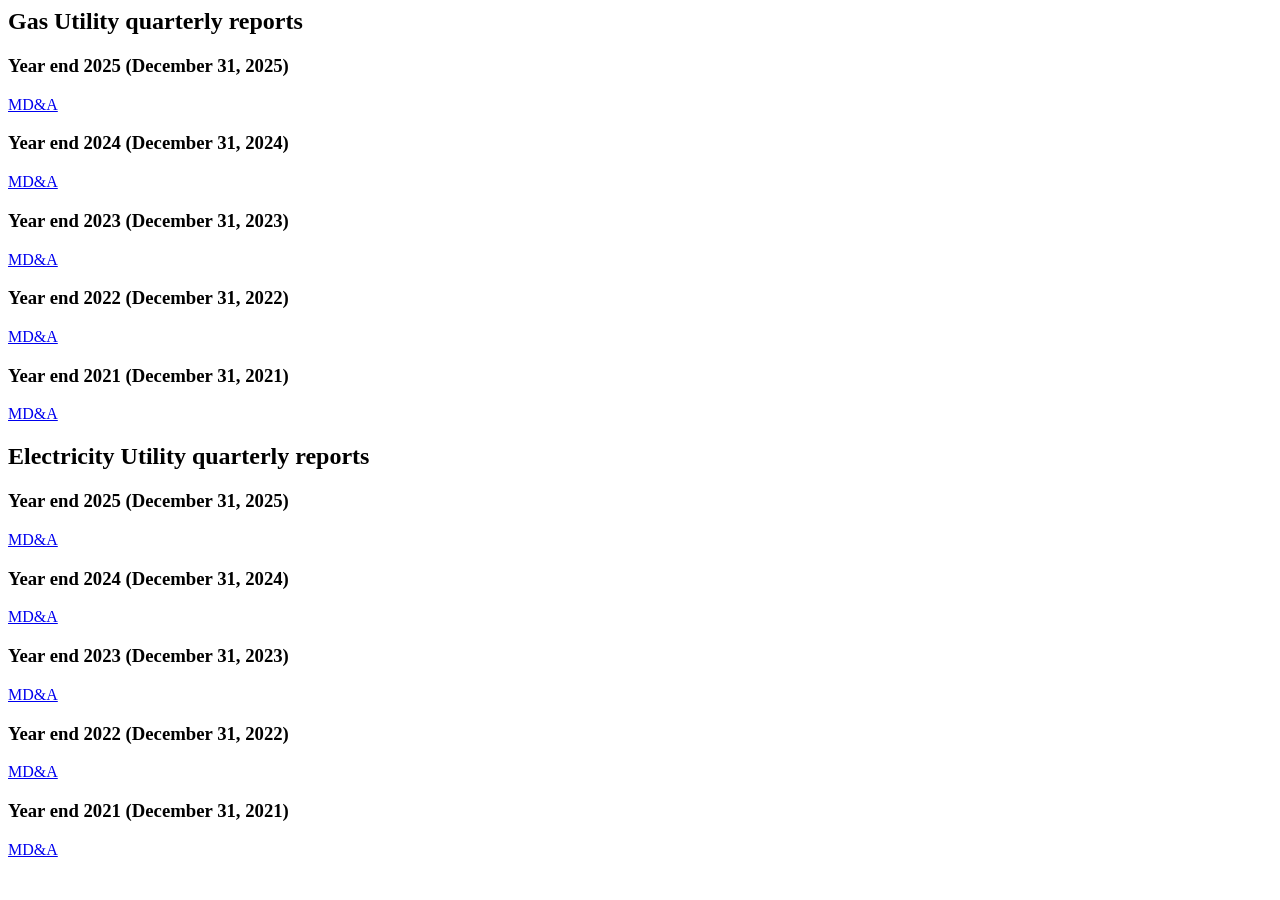
<file: tests/fixtures/history/fortis_investor_index_excerpt.html>
<html><body>
<h2>Gas Utility quarterly reports</h2>
<h3>Year end 2025 (December 31, 2025)</h3><a href="/fei-q4-2025-mda.pdf">MD&amp;A</a>
<h3>Year end 2024 (December 31, 2024)</h3><a href="/fei-q4-2024-mda.pdf">MD&amp;A</a>
<h3>Year end 2023 (December 31, 2023)</h3><a href="/fei-q4-2023-mda.pdf">MD&amp;A</a>
<h3>Year end 2022 (December 31, 2022)</h3><a href="/fei-q4-2022-mda.pdf">MD&amp;A</a>
<h3>Year end 2021 (December 31, 2021)</h3><a href="/fei-q4-2021-mda.pdf">MD&amp;A</a>
<h2>Electricity Utility quarterly reports</h2>
<h3>Year end 2025 (December 31, 2025)</h3><a href="/fbc-q4-2025-mda.pdf">MD&amp;A</a>
<h3>Year end 2024 (December 31, 2024)</h3><a href="/fbc-q4-2024-mda.pdf">MD&amp;A</a>
<h3>Year end 2023 (December 31, 2023)</h3><a href="/fbc-q4-2023-mda.pdf">MD&amp;A</a>
<h3>Year end 2022 (December 31, 2022)</h3><a href="/fbc-q4-2022-mda.pdf">MD&amp;A</a>
<h3>Year end 2021 (December 31, 2021)</h3><a href="/fbc-q4-2021-mda.pdf">MD&amp;A</a>
</body></html>
</file>
<file: site/assets/styles.css>
:root {
  --ink: #17202a;
  --muted: #5f6b76;
  --line: #d8dee4;
  --surface: #ffffff;
  --surface-alt: #f4f6f8;
  --accent: #155b75;
  --accent-dark: #0d4053;
  --success: #1d6b45;
  --warning: #8a5b00;
  --danger: #8f2d2d;
  --shadow: 0 10px 28px rgba(23, 32, 42, 0.08);
  font-family: Inter, ui-sans-serif, system-ui, -apple-system, BlinkMacSystemFont, "Segoe UI", sans-serif;
}
* { box-sizing: border-box; }
body { margin: 0; color: var(--ink); background: var(--surface-alt); line-height: 1.55; }
a { color: var(--accent); }
.container { width: min(1180px, calc(100% - 40px)); margin: 0 auto; }
.topbar { background: linear-gradient(125deg, #123b4a, #176d88); color: white; padding: 54px 0 44px; }
.topbar.compact { padding: 34px 0; }
.header-row { display: flex; justify-content: space-between; gap: 30px; align-items: flex-start; }
h1 { margin: 0; font-size: clamp(2rem, 5vw, 3.6rem); line-height: 1.05; letter-spacing: -0.04em; }
h2 { margin: 0; font-size: 1.65rem; letter-spacing: -0.02em; }
h3 { margin: 0; }
.subtitle { max-width: 720px; margin: 14px 0 0; color: rgba(255,255,255,.82); font-size: 1.05rem; }
.eyebrow { margin: 0 0 7px; text-transform: uppercase; letter-spacing: .12em; font-size: .72rem; font-weight: 750; opacity: .78; }
nav { display: flex; gap: 18px; flex-wrap: wrap; }
nav a { color: white; text-decoration: none; border-bottom: 1px solid transparent; padding: 6px 0; }
nav a:hover, nav a[aria-current="page"] { border-color: white; }
main { padding: 32px 0 70px; }
section { margin: 34px 0; }
.status-banner { background: #e7f1f5; border: 1px solid #b5d2dd; border-radius: 10px; padding: 13px 16px; }
.status-banner.error { background: #f8eaea; border-color: #dfb7b7; }
.section-heading { display: flex; justify-content: space-between; align-items: end; gap: 20px; margin-bottom: 14px; }
.muted { color: var(--muted); }
.card-grid { display: grid; grid-template-columns: repeat(auto-fit, minmax(190px, 1fr)); gap: 14px; }
.card { background: var(--surface); border: 1px solid var(--line); border-radius: 12px; padding: 18px; box-shadow: var(--shadow); }
.card .value { display: block; font-size: 2rem; line-height: 1.1; font-weight: 750; }
.card .label { display: block; margin-top: 8px; color: var(--muted); }
.table-wrap { overflow-x: auto; background: var(--surface); border: 1px solid var(--line); border-radius: 12px; box-shadow: var(--shadow); }
table { width: 100%; border-collapse: collapse; font-size: .9rem; }
th, td { text-align: left; padding: 11px 13px; border-bottom: 1px solid var(--line); vertical-align: top; }
th { background: #eef2f4; font-size: .76rem; letter-spacing: .04em; text-transform: uppercase; white-space: nowrap; }
tr:last-child td { border-bottom: 0; }
.badge { display: inline-block; border-radius: 999px; padding: 3px 8px; font-size: .75rem; font-weight: 650; background: #e6ecef; }
.badge.success { color: var(--success); background: #e3f2e9; }
.badge.warning { color: var(--warning); background: #fff0c9; }
.badge.danger { color: var(--danger); background: #f8dddd; }
.filters { display: grid; grid-template-columns: 2fr 1.2fr 1.4fr; gap: 14px; margin-bottom: 14px; }
label { font-size: .78rem; text-transform: uppercase; letter-spacing: .05em; font-weight: 700; }
select, input { display: block; width: 100%; margin-top: 6px; padding: 10px 11px; border: 1px solid #b8c1c8; border-radius: 8px; background: white; color: var(--ink); font: inherit; }
.chart-panel { background: var(--surface); border: 1px solid var(--line); border-radius: 12px; box-shadow: var(--shadow); padding: 18px; margin-bottom: 14px; }
.chart-header { display: flex; justify-content: space-between; gap: 20px; align-items: start; }
.legend { display: flex; flex-wrap: wrap; justify-content: flex-end; gap: 10px; font-size: .76rem; }
.legend span { display: inline-flex; gap: 5px; align-items: center; }
.legend i { width: 9px; height: 9px; border-radius: 50%; display: inline-block; }
#series-chart { width: 100%; height: auto; min-height: 280px; }
.chart-grid { stroke: #dce2e6; stroke-width: 1; }
.chart-axis { stroke: #7b8790; stroke-width: 1.2; }
.chart-label { fill: #5f6b76; font-size: 12px; }
.chart-line { fill: none; stroke-width: 2.6; }
.chart-point { stroke: white; stroke-width: 1.5; }
.empty-state { padding: 70px 10px; text-align: center; color: var(--muted); }
.note-panel { border-left: 4px solid var(--accent); background: #e8f1f4; padding: 20px 22px; border-radius: 4px 10px 10px 4px; }
.note-panel p { margin-bottom: 0; }
.article { max-width: 860px; }
.article section { background: var(--surface); border: 1px solid var(--line); border-radius: 12px; padding: 26px; box-shadow: var(--shadow); }
.definition-list { margin: 0; }
.definition-list div { display: grid; grid-template-columns: 180px 1fr; gap: 18px; padding: 12px 0; border-bottom: 1px solid var(--line); }
.definition-list div:last-child { border-bottom: 0; }
dt { font-weight: 750; }
dd { margin: 0; }
footer { background: #172c35; color: rgba(255,255,255,.8); padding: 24px 0; }
.footer-row { display: flex; justify-content: space-between; gap: 30px; align-items: center; }
footer a { color: white; }
@media (max-width: 780px) {
  .header-row, .section-heading, .footer-row, .chart-header { flex-direction: column; align-items: stretch; }
  .filters { grid-template-columns: 1fr; }
  .definition-list div { grid-template-columns: 1fr; gap: 3px; }
  .container { width: min(100% - 24px, 1180px); }
}

/* Pipeline monitor */
.inline-control { min-width: 190px; }
.inline-control select { margin-top: 4px; }
.metric-card.success { border-top: 4px solid var(--success); }
.metric-card.warning { border-top: 4px solid var(--warning); }
.metric-card.danger { border-top: 4px solid var(--danger); }
.compact-panel { padding-bottom: 12px; }
.run-strip { display: flex; align-items: stretch; gap: 5px; min-height: 42px; overflow-x: auto; padding: 4px 1px 8px; }
.run-block { flex: 1 0 14px; min-width: 14px; max-width: 36px; height: 34px; border-radius: 4px; background: #cbd3d8; border: 1px solid rgba(23,32,42,.12); }
.run-block.success { background: #70b58d; }
.run-block.warning { background: #e1b54c; }
.run-block.danger { background: #d27676; }
.attention-row td:first-child { box-shadow: inset 4px 0 0 var(--warning); }
.message-cell { max-width: 420px; white-space: normal; }
.small-text { font-size: .86rem; margin: 4px 0 0; }
@media (max-width: 780px) {
  .inline-control { min-width: 0; width: 100%; }
  .run-block { flex-basis: 12px; min-width: 12px; }
}
</file>
